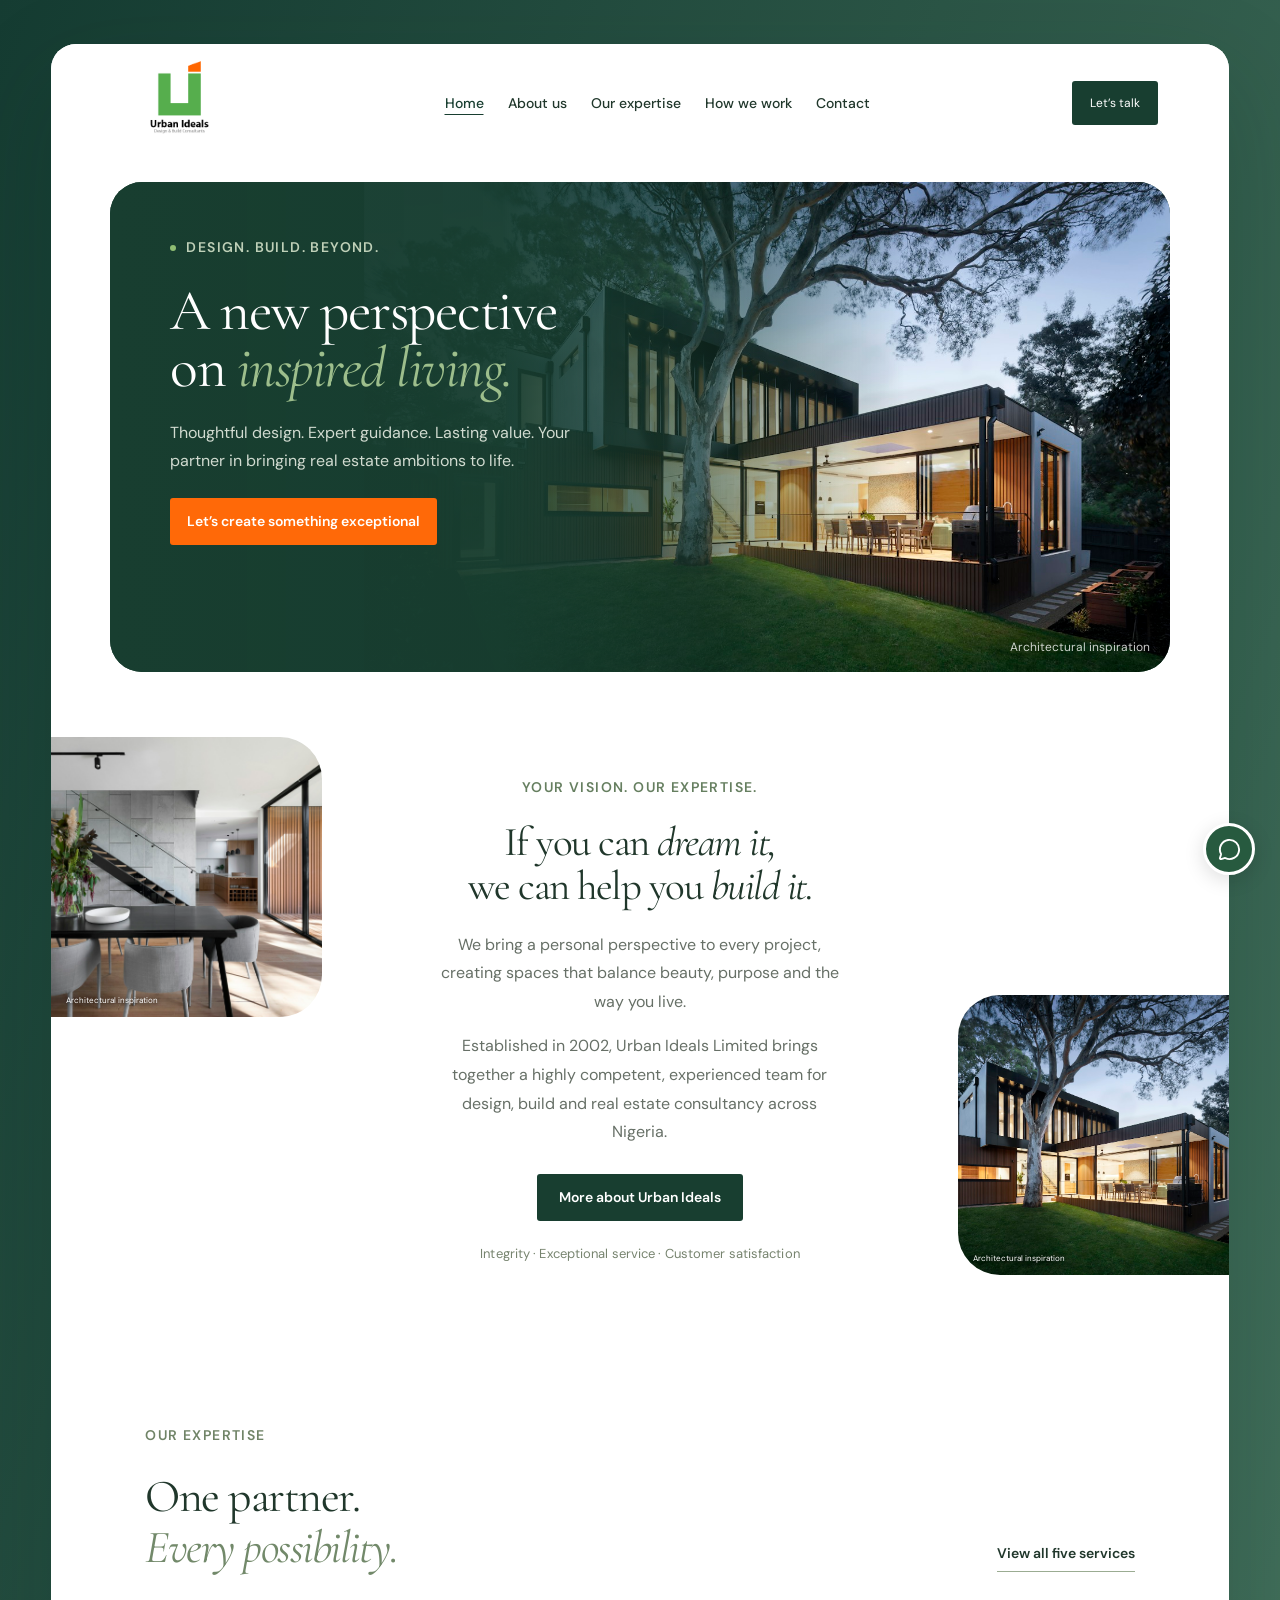
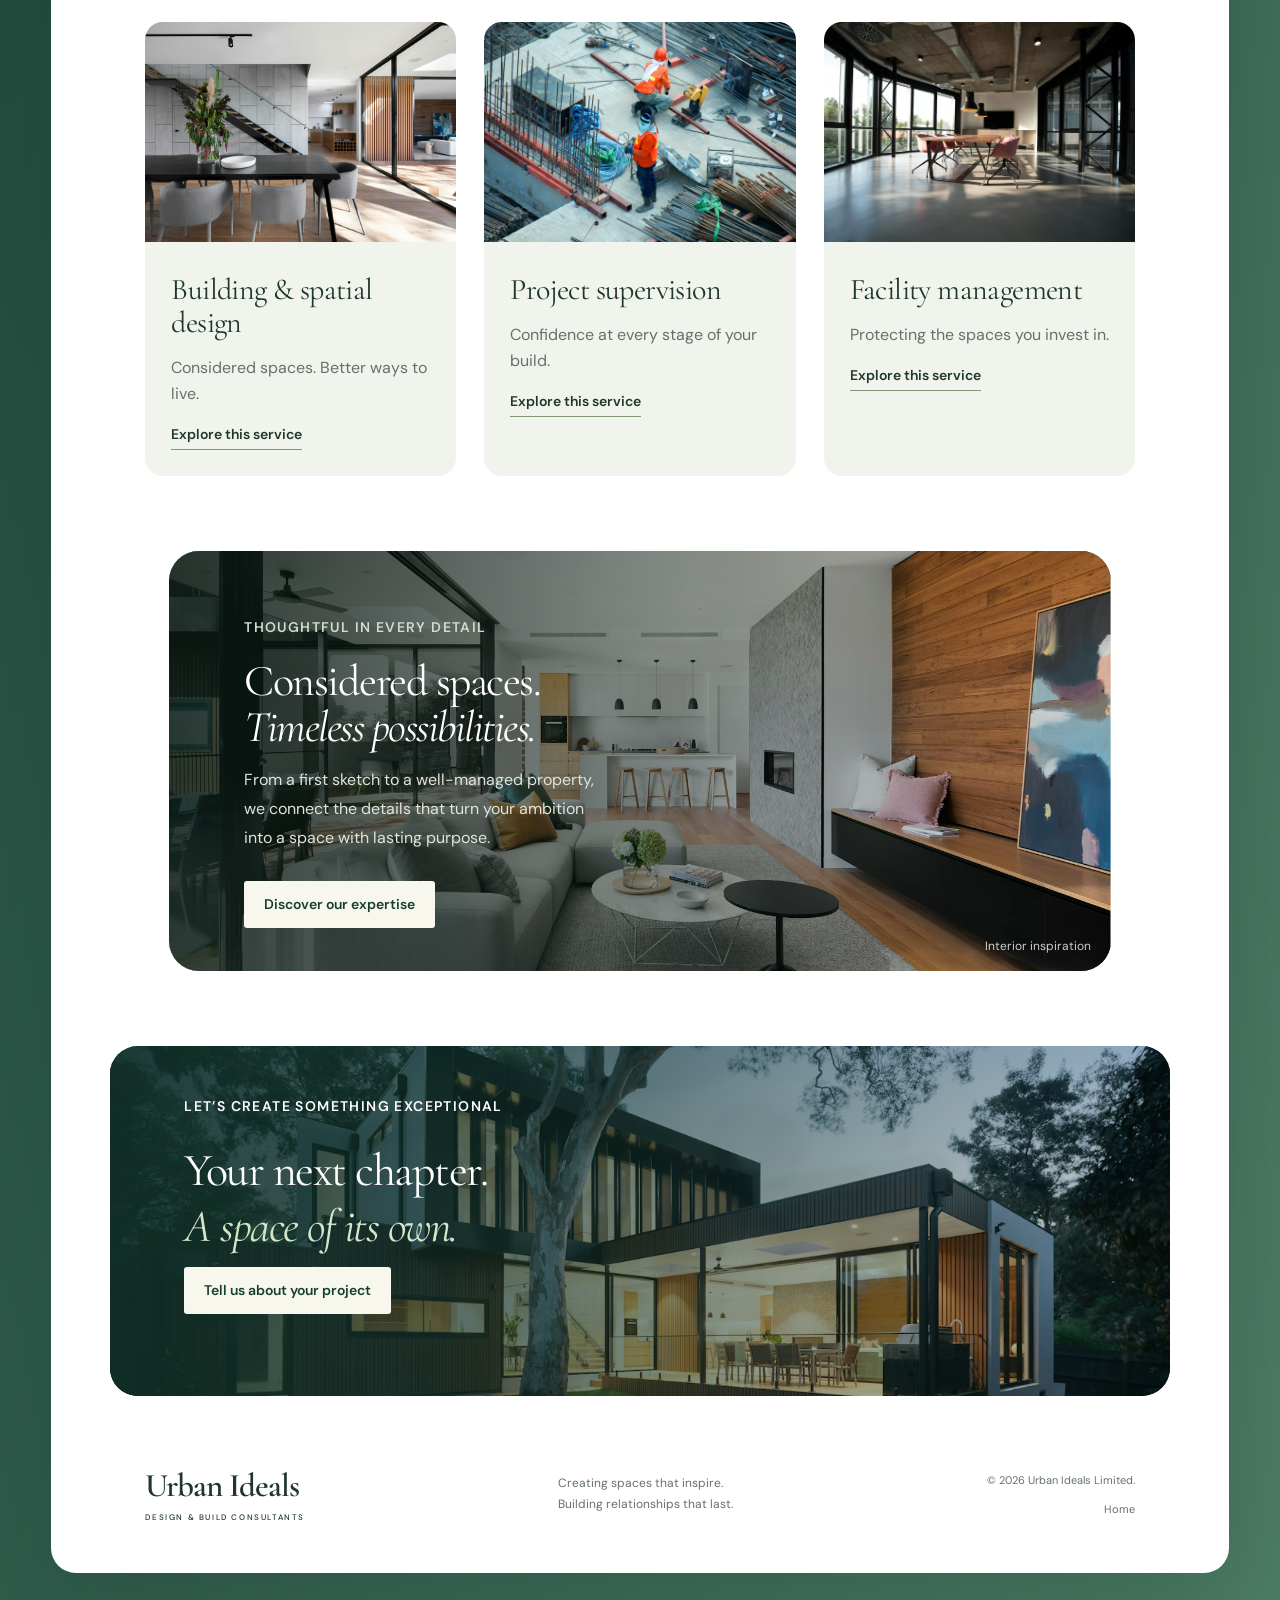
<file: index.html>
<!doctype html><html lang="en"><head><meta charset="UTF-8"><meta name="viewport" content="width=device-width,initial-scale=1"><meta name="description" content="Urban Ideals: design, building, property consultancy and exhibition booth design in Nigeria."><title>Spaces that inspire | Urban Ideals</title><link rel="icon" href="images/favicon.svg"><link rel="stylesheet" href="assets/style.css"><script src="assets/site.js" defer></script></head><body><link rel="preload" as="image" href="images/urban-ideals-logo.png"/><link rel="preload" as="image" href="images/house.jpg"/><link rel="preload" as="image" href="images/architecture.jpg"/><link rel="preload" as="image" href="images/kitchen.jpg"/><div class="site-shell"><header><a class="brand" href="index.html" aria-label="Urban Ideals home"><img src="images/urban-ideals-logo.png" alt="Urban Ideals Design &amp; Build Consultants"/></a><nav id="main-nav" aria-label="Main navigation" class=""><a href="index.html" aria-current="page">Home</a><a href="about.html">About us</a><a href="services.html">Our expertise</a><a href="about.html#approach">How we work</a><a href="contact.html">Contact</a></nav><a class="nav-cta" href="https://wa.me/2349055554617" target="_blank" rel="noopener noreferrer">Let’s talk </a><button class="menu" aria-label="Open menu" aria-expanded="false" aria-controls="main-nav"><svg xmlns="http://www.w3.org/2000/svg" width="24" height="24" viewBox="0 0 24 24" fill="none" stroke="currentColor" stroke-width="2" stroke-linecap="round" stroke-linejoin="round" class="lucide lucide-menu" aria-hidden="true"><path d="M4 5h16"></path><path d="M4 12h16"></path><path d="M4 19h16"></path></svg></button></header><main><section id="home" class="hero"><div class="hero-copy"><div class="eyebrow"><span></span> DESIGN. BUILD. BEYOND.</div><h1>A new perspective<br/> on <em>inspired living.</em></h1><p>Thoughtful design. Expert guidance. Lasting value.<br class="desktop"/> Your partner in bringing real estate ambitions to life.</p><a class="button orange" href="contact.html">Let’s create something exceptional </a><a class="text-link" href="services.html">Explore our expertise </a><div class="hero-bottom"><span>EST. 2002</span><span>ABUJA, NIGERIA <span class="dot">●</span></span></div></div><div class="hero-photo"><img src="images/house.jpg" alt="Contemporary residence with generous glazing and landscaped outdoor spaces"/><div class="image-caption"><span>DESIGNED AROUND LIFE</span><span>Purpose in every detail.</span></div><span class="photo-note">Architectural inspiration</span></div></section><section id="about" class="dream-section"><figure class="dream-image left"><img src="images/architecture.jpg" alt="Contemporary interior with natural materials and generous daylight"/><figcaption>Architectural inspiration</figcaption></figure><div class="dream-copy"><div class="eyebrow dark">YOUR VISION. OUR EXPERTISE.</div><h2>If you can <em>dream it,</em><br/>we can help you <em>build it.</em></h2><p>We bring a personal perspective to every project, creating spaces that balance beauty, purpose and the way you live.</p><p>Established in 2002, Urban Ideals Limited brings together a highly competent, experienced team for design, build and real estate consultancy across Nigeria.</p><a class="button green" href="about.html">More about Urban Ideals </a><div class="dream-values">Integrity · Exceptional service · Customer satisfaction</div></div><figure class="dream-image right"><img src="images/house.jpg" alt="Modern home framed by a landscaped garden"/><figcaption>Architectural inspiration</figcaption></figure></section><section class="section"><div class="section-heading"><div><div class="eyebrow dark">OUR EXPERTISE</div><h2>One partner.<br/><em>Every possibility.</em></h2></div><a href="services.html" class="inline-link">View all five services</a></div><div class="visual-services"><a class="service-card" href="building-spatial-design.html"><img src="images/architecture.jpg" alt="Building &amp; spatial design inspiration" loading="lazy"/><div><h3>Building &amp; spatial design</h3><p>Considered spaces. Better ways to live.</p><span>Explore this service</span></div></a><a class="service-card" href="project-supervision.html"><img src="images/construction.jpg" alt="Project supervision inspiration" loading="lazy"/><div><h3>Project supervision</h3><p>Confidence at every stage of your build.</p><span>Explore this service</span></div></a><a class="service-card" href="facility-management.html"><img src="images/commercial.jpg" alt="Facility management inspiration" loading="lazy"/><div><h3>Facility management</h3><p>Protecting the spaces you invest in.</p><span>Explore this service</span></div></a></div></section><section class="feature-banner"><img src="images/kitchen.jpg" alt="Thoughtfully finished contemporary interior"/><div><div class="eyebrow">THOUGHTFUL IN EVERY DETAIL</div><h2>Considered spaces.<br/><em>Timeless possibilities.</em></h2><p>From a first sketch to a well-managed property, we connect the details that turn your ambition into a space with lasting purpose.</p><a class="button light" href="services.html">Discover our expertise </a></div><span class="photo-note">Interior inspiration</span></section><section class="project-cta"><img src="images/house.jpg" alt="Contemporary residential architecture" loading="lazy"/><div><div class="eyebrow">LET’S CREATE SOMETHING EXCEPTIONAL</div><h2>Your next chapter.<br/><em>A space of its own.</em></h2><a class="button light" href="contact.html">Tell us about your project</a></div></section></main><footer><a class="footer-brand" href="index.html">Urban Ideals<span>DESIGN &amp; BUILD CONSULTANTS</span></a><p>Creating spaces that inspire.<br/>Building relationships that last.</p><div><span>© 2026 Urban Ideals Limited.</span><a href="index.html">Home</a></div></footer><a class="floating" href="https://wa.me/2349055554617" target="_blank" rel="noreferrer" aria-label="Chat with Urban Ideals on WhatsApp"><svg xmlns="http://www.w3.org/2000/svg" width="23" height="23" viewBox="0 0 24 24" fill="none" stroke="currentColor" stroke-width="2" stroke-linecap="round" stroke-linejoin="round" class="lucide lucide-message-circle" aria-hidden="true"><path d="M2.992 16.342a2 2 0 0 1 .094 1.167l-1.065 3.29a1 1 0 0 0 1.236 1.168l3.413-.998a2 2 0 0 1 1.099.092 10 10 0 1 0-4.777-4.719"></path></svg></a></div></body></html>
</file>
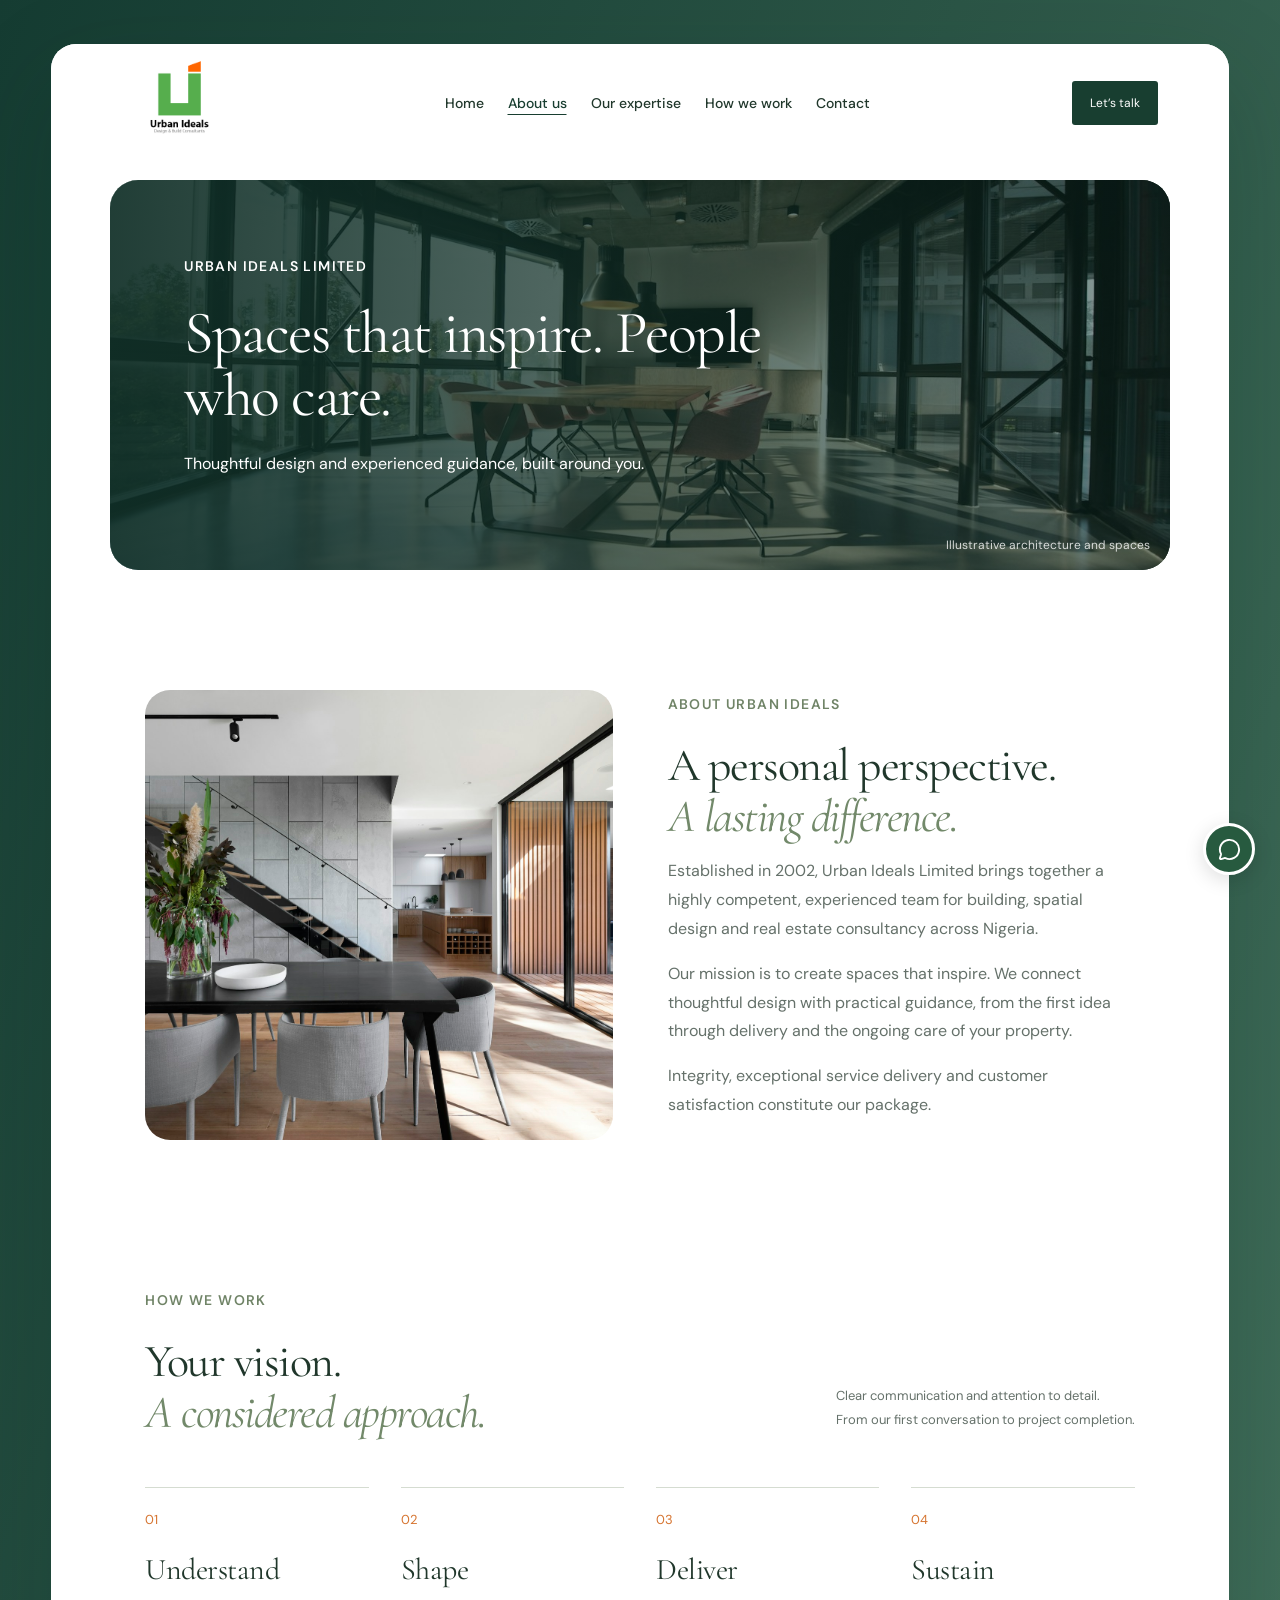
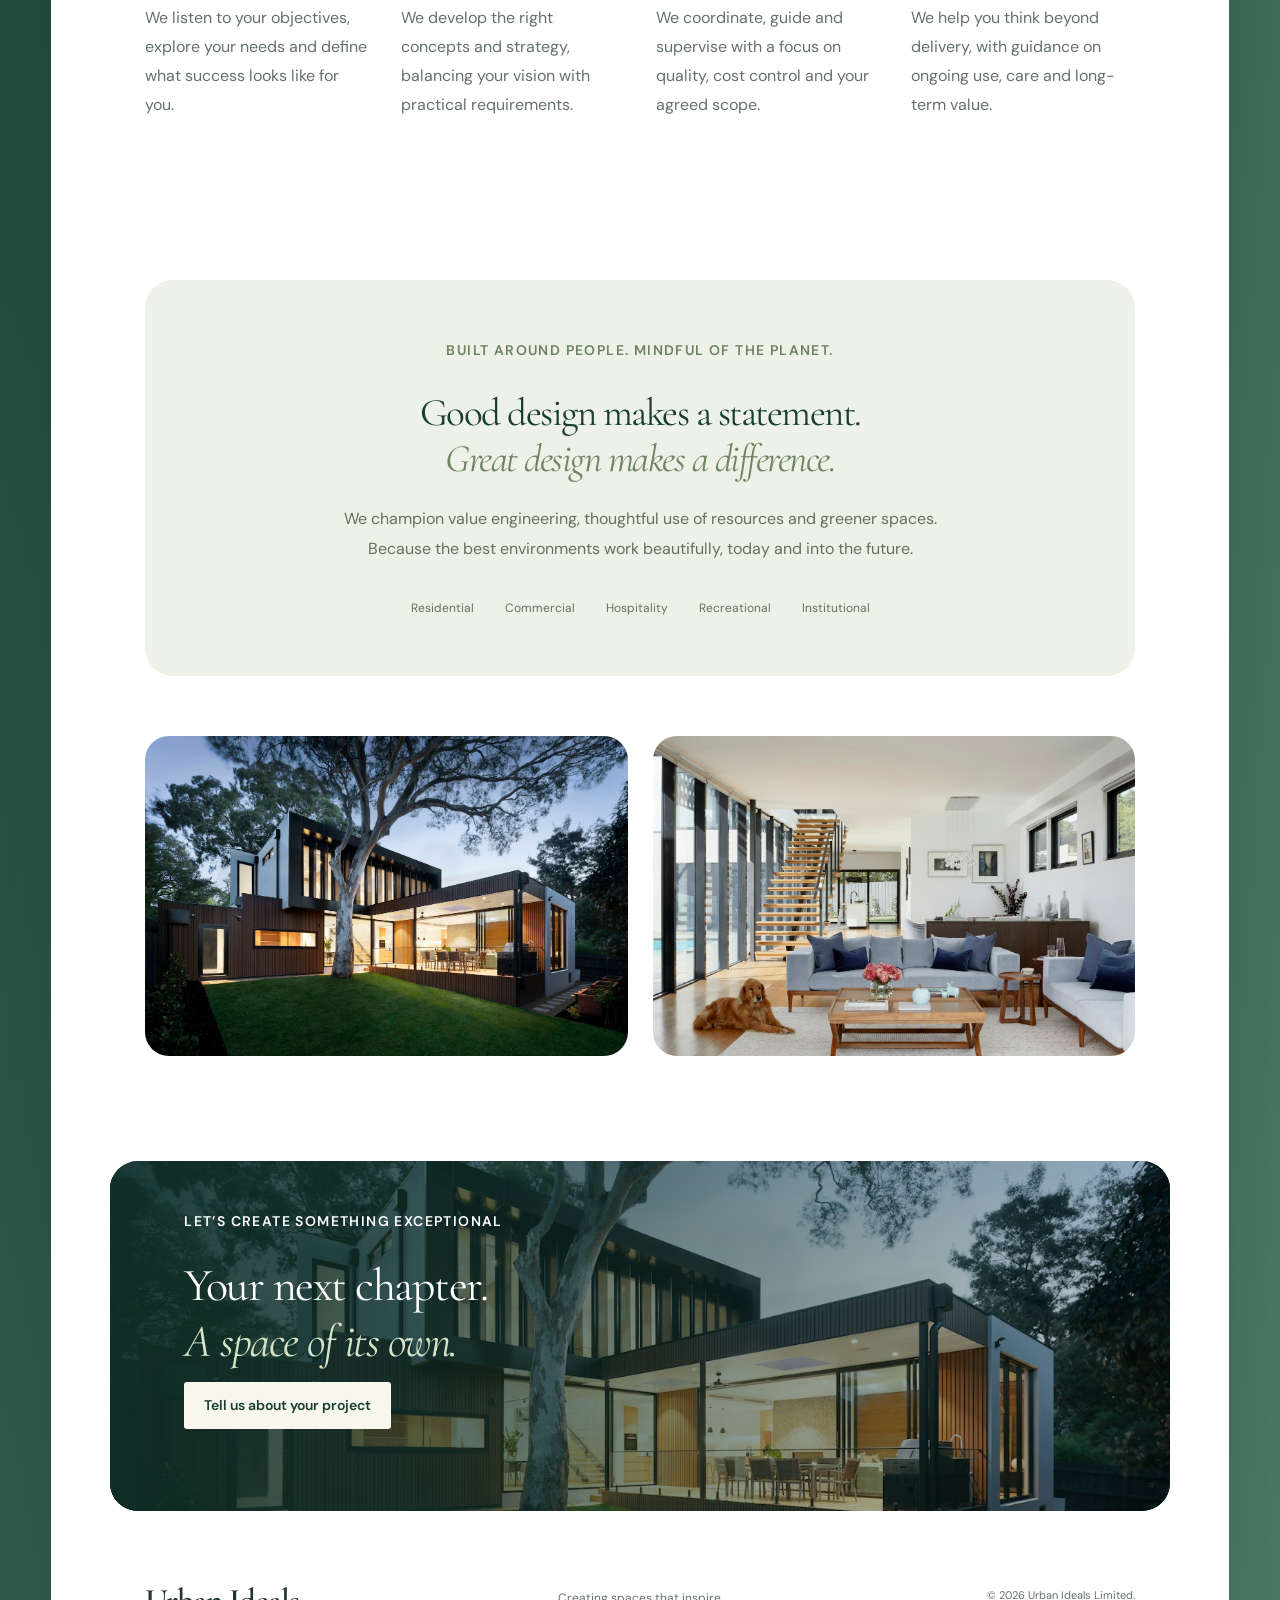
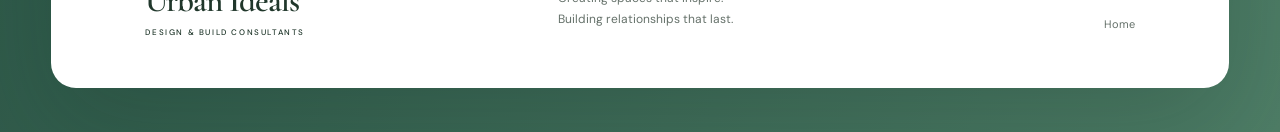
<file: about.html>
<!doctype html><html lang="en"><head><meta charset="UTF-8"><meta name="viewport" content="width=device-width,initial-scale=1"><meta name="description" content="Urban Ideals: design, building, property consultancy and exhibition booth design in Nigeria."><title>About us | Urban Ideals</title><link rel="icon" href="images/favicon.svg"><link rel="stylesheet" href="assets/style.css"><script src="assets/site.js" defer></script></head><body><link rel="preload" as="image" href="images/urban-ideals-logo.png"/><link rel="preload" as="image" href="images/commercial.jpg"/><link rel="preload" as="image" href="images/architecture.jpg"/><div class="site-shell"><header><a class="brand" href="index.html" aria-label="Urban Ideals home"><img src="images/urban-ideals-logo.png" alt="Urban Ideals Design &amp; Build Consultants"/></a><nav id="main-nav" aria-label="Main navigation" class=""><a href="index.html">Home</a><a href="about.html">About us</a><a href="services.html">Our expertise</a><a href="about.html#approach">How we work</a><a href="contact.html">Contact</a></nav><a class="nav-cta" href="https://wa.me/2349055554617" target="_blank" rel="noopener noreferrer">Let’s talk </a><button class="menu" aria-label="Open menu" aria-expanded="false" aria-controls="main-nav"><svg xmlns="http://www.w3.org/2000/svg" width="24" height="24" viewBox="0 0 24 24" fill="none" stroke="currentColor" stroke-width="2" stroke-linecap="round" stroke-linejoin="round" class="lucide lucide-menu" aria-hidden="true"><path d="M4 5h16"></path><path d="M4 12h16"></path><path d="M4 19h16"></path></svg></button></header><main><section class="page-hero"><img src="images/commercial.jpg" alt="Architectural inspiration"/><div><div class="eyebrow">URBAN IDEALS LIMITED</div><h1>Spaces that inspire. People who care.</h1><p>Thoughtful design and experienced guidance, built around you.</p></div><span class="photo-note">Illustrative architecture and spaces</span></section><section class="section image-story"><img src="images/architecture.jpg" alt="Considered architectural design"/><div><div class="eyebrow dark">ABOUT URBAN IDEALS</div><h2>A personal perspective.<br/><em>A lasting difference.</em></h2><p>Established in 2002, Urban Ideals Limited brings together a highly competent, experienced team for building, spatial design and real estate consultancy across Nigeria.</p><p>Our mission is to create spaces that inspire. We connect thoughtful design with practical guidance, from the first idea through delivery and the ongoing care of your property.</p><p>Integrity, exceptional service delivery and customer satisfaction constitute our package.</p></div></section><section id="approach" class="section approach"><div class="section-heading"><div><div class="eyebrow dark">HOW WE WORK</div><h2>Your vision.<br/><em>A considered approach.</em></h2></div><p>Clear communication and attention to detail.<br/>From our first conversation to project completion.</p></div><div class="steps"><article><span class="step-number">01</span><h3>Understand</h3><p>We listen to your objectives, explore your needs and define what success looks like for you.</p></article><article><span class="step-number">02</span><h3>Shape</h3><p>We develop the right concepts and strategy, balancing your vision with practical requirements.</p></article><article><span class="step-number">03</span><h3>Deliver</h3><p>We coordinate, guide and supervise with a focus on quality, cost control and your agreed scope.</p></article><article><span class="step-number">04</span><h3>Sustain</h3><p>We help you think beyond delivery, with guidance on ongoing use, care and long-term value.</p></article></div></section><section class="statement"><div class="eyebrow">BUILT AROUND PEOPLE. MINDFUL OF THE PLANET.</div><h2>Good design makes a statement.<br/><em>Great design makes a difference.</em></h2><p>We champion value engineering, thoughtful use of resources and greener spaces.<br/>Because the best environments work beautifully, today and into the future.</p><div class="sectors"><span>Residential</span><span>Commercial</span><span>Hospitality</span><span>Recreational</span><span>Institutional</span></div></section><section class="photo-pair"><img src="images/house.jpg" alt="Contemporary residence" loading="lazy"/><img src="images/interior.jpg" alt="Light-filled interior" loading="lazy"/></section><section class="project-cta"><img src="images/house.jpg" alt="Contemporary residential architecture" loading="lazy"/><div><div class="eyebrow">LET’S CREATE SOMETHING EXCEPTIONAL</div><h2>Your next chapter.<br/><em>A space of its own.</em></h2><a class="button light" href="contact.html">Tell us about your project</a></div></section></main><footer><a class="footer-brand" href="index.html">Urban Ideals<span>DESIGN &amp; BUILD CONSULTANTS</span></a><p>Creating spaces that inspire.<br/>Building relationships that last.</p><div><span>© 2026 Urban Ideals Limited.</span><a href="index.html">Home</a></div></footer><a class="floating" href="https://wa.me/2349055554617" target="_blank" rel="noreferrer" aria-label="Chat with Urban Ideals on WhatsApp"><svg xmlns="http://www.w3.org/2000/svg" width="23" height="23" viewBox="0 0 24 24" fill="none" stroke="currentColor" stroke-width="2" stroke-linecap="round" stroke-linejoin="round" class="lucide lucide-message-circle" aria-hidden="true"><path d="M2.992 16.342a2 2 0 0 1 .094 1.167l-1.065 3.29a1 1 0 0 0 1.236 1.168l3.413-.998a2 2 0 0 1 1.099.092 10 10 0 1 0-4.777-4.719"></path></svg></a></div></body></html>
</file>
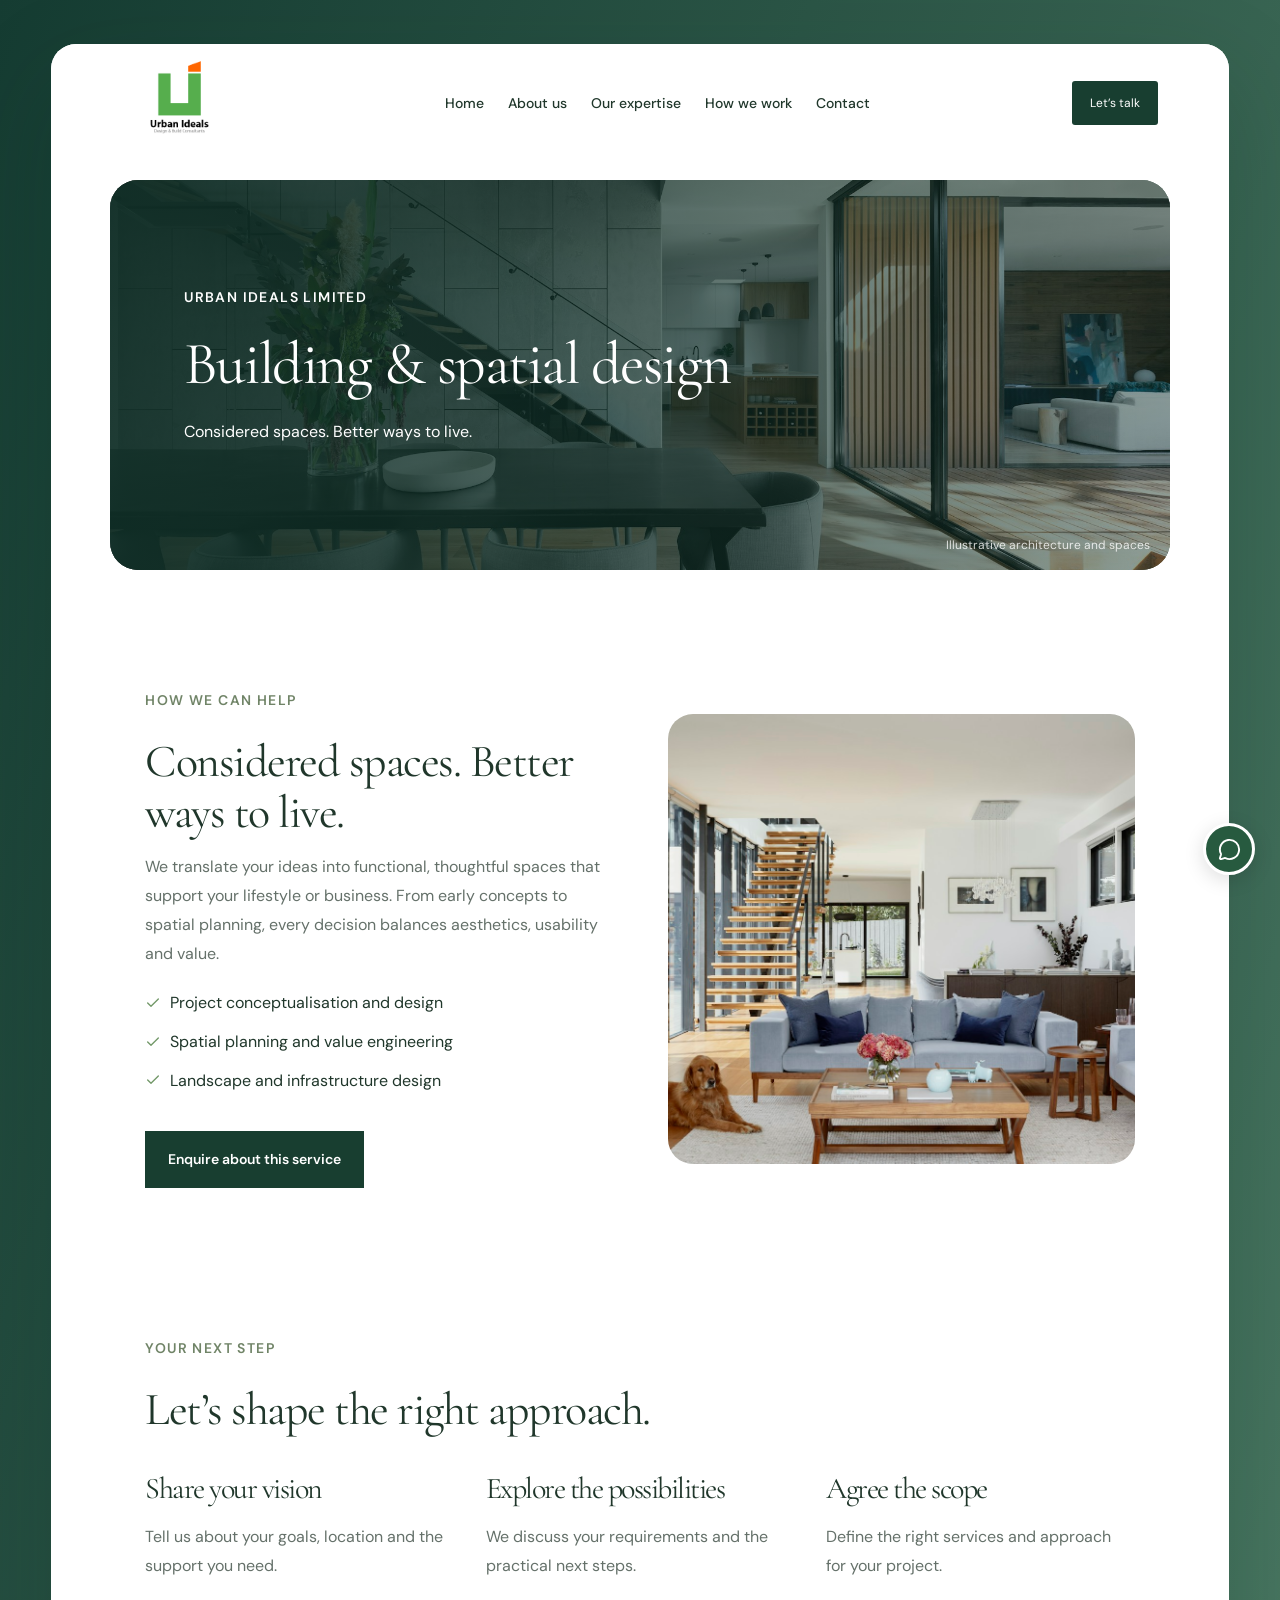
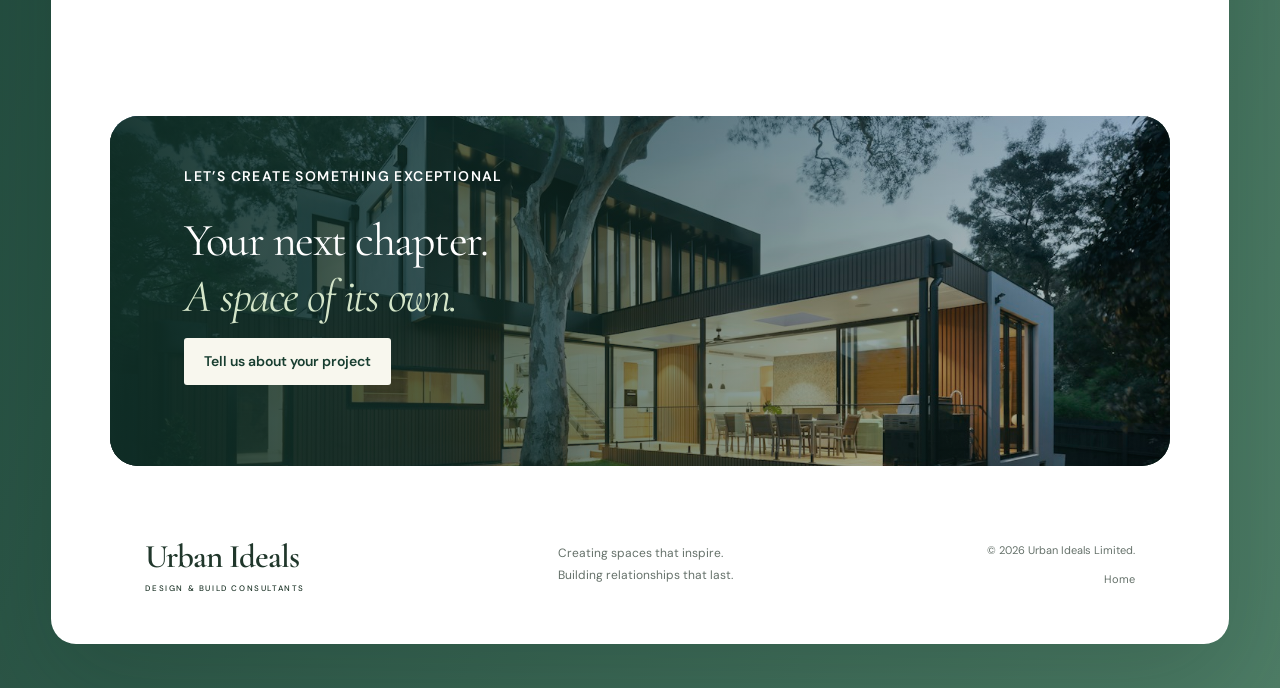
<file: building-spatial-design.html>
<!doctype html><html lang="en"><head><meta charset="UTF-8"><meta name="viewport" content="width=device-width,initial-scale=1"><meta name="description" content="Urban Ideals: design, building, property consultancy and exhibition booth design in Nigeria."><title>building spatial design | Urban Ideals</title><link rel="icon" href="images/favicon.svg"><link rel="stylesheet" href="assets/style.css"><script src="assets/site.js" defer></script></head><body><link rel="preload" as="image" href="images/urban-ideals-logo.png"/><link rel="preload" as="image" href="images/architecture.jpg"/><link rel="preload" as="image" href="images/interior.jpg"/><div class="site-shell"><header><a class="brand" href="index.html" aria-label="Urban Ideals home"><img src="images/urban-ideals-logo.png" alt="Urban Ideals Design &amp; Build Consultants"/></a><nav id="main-nav" aria-label="Main navigation" class=""><a href="index.html">Home</a><a href="about.html">About us</a><a href="services.html">Our expertise</a><a href="about.html#approach">How we work</a><a href="contact.html">Contact</a></nav><a class="nav-cta" href="https://wa.me/2349055554617" target="_blank" rel="noopener noreferrer">Let’s talk </a><button class="menu" aria-label="Open menu" aria-expanded="false" aria-controls="main-nav"><svg xmlns="http://www.w3.org/2000/svg" width="24" height="24" viewBox="0 0 24 24" fill="none" stroke="currentColor" stroke-width="2" stroke-linecap="round" stroke-linejoin="round" class="lucide lucide-menu" aria-hidden="true"><path d="M4 5h16"></path><path d="M4 12h16"></path><path d="M4 19h16"></path></svg></button></header><main><section class="page-hero"><img src="images/architecture.jpg" alt="Architectural inspiration"/><div><div class="eyebrow">URBAN IDEALS LIMITED</div><h1>Building &amp; spatial design</h1><p>Considered spaces. Better ways to live.</p></div><span class="photo-note">Illustrative architecture and spaces</span></section><section class="section image-story"><div><div class="eyebrow dark">HOW WE CAN HELP</div><h2>Considered spaces. Better ways to live.</h2><p>We translate your ideas into functional, thoughtful spaces that support your lifestyle or business. From early concepts to spatial planning, every decision balances aesthetics, usability and value.</p><ul><li><svg xmlns="http://www.w3.org/2000/svg" width="16" height="16" viewBox="0 0 24 24" fill="none" stroke="currentColor" stroke-width="2" stroke-linecap="round" stroke-linejoin="round" class="lucide lucide-check" aria-hidden="true"><path d="M20 6 9 17l-5-5"></path></svg>Project conceptualisation and design</li><li><svg xmlns="http://www.w3.org/2000/svg" width="16" height="16" viewBox="0 0 24 24" fill="none" stroke="currentColor" stroke-width="2" stroke-linecap="round" stroke-linejoin="round" class="lucide lucide-check" aria-hidden="true"><path d="M20 6 9 17l-5-5"></path></svg>Spatial planning and value engineering</li><li><svg xmlns="http://www.w3.org/2000/svg" width="16" height="16" viewBox="0 0 24 24" fill="none" stroke="currentColor" stroke-width="2" stroke-linecap="round" stroke-linejoin="round" class="lucide lucide-check" aria-hidden="true"><path d="M20 6 9 17l-5-5"></path></svg>Landscape and infrastructure design</li></ul><a class="button green service-enquire" href="contact.html?service=Building%20%26%20spatial%20design">Enquire about this service</a></div><img src="images/interior.jpg" alt="Illustrative interior and spatial design"/></section><section class="section"><div class="eyebrow dark">YOUR NEXT STEP</div><h2>Let’s shape the right approach.</h2><div class="next-steps"><article><h3>Share your vision</h3><p>Tell us about your goals, location and the support you need.</p></article><article><h3>Explore the possibilities</h3><p>We discuss your requirements and the practical next steps.</p></article><article><h3>Agree the scope</h3><p>Define the right services and approach for your project.</p></article></div></section><section class="project-cta"><img src="images/house.jpg" alt="Contemporary residential architecture" loading="lazy"/><div><div class="eyebrow">LET’S CREATE SOMETHING EXCEPTIONAL</div><h2>Your next chapter.<br/><em>A space of its own.</em></h2><a class="button light" href="contact.html">Tell us about your project</a></div></section></main><footer><a class="footer-brand" href="index.html">Urban Ideals<span>DESIGN &amp; BUILD CONSULTANTS</span></a><p>Creating spaces that inspire.<br/>Building relationships that last.</p><div><span>© 2026 Urban Ideals Limited.</span><a href="index.html">Home</a></div></footer><a class="floating" href="https://wa.me/2349055554617" target="_blank" rel="noreferrer" aria-label="Chat with Urban Ideals on WhatsApp"><svg xmlns="http://www.w3.org/2000/svg" width="23" height="23" viewBox="0 0 24 24" fill="none" stroke="currentColor" stroke-width="2" stroke-linecap="round" stroke-linejoin="round" class="lucide lucide-message-circle" aria-hidden="true"><path d="M2.992 16.342a2 2 0 0 1 .094 1.167l-1.065 3.29a1 1 0 0 0 1.236 1.168l3.413-.998a2 2 0 0 1 1.099.092 10 10 0 1 0-4.777-4.719"></path></svg></a></div></body></html>
</file>
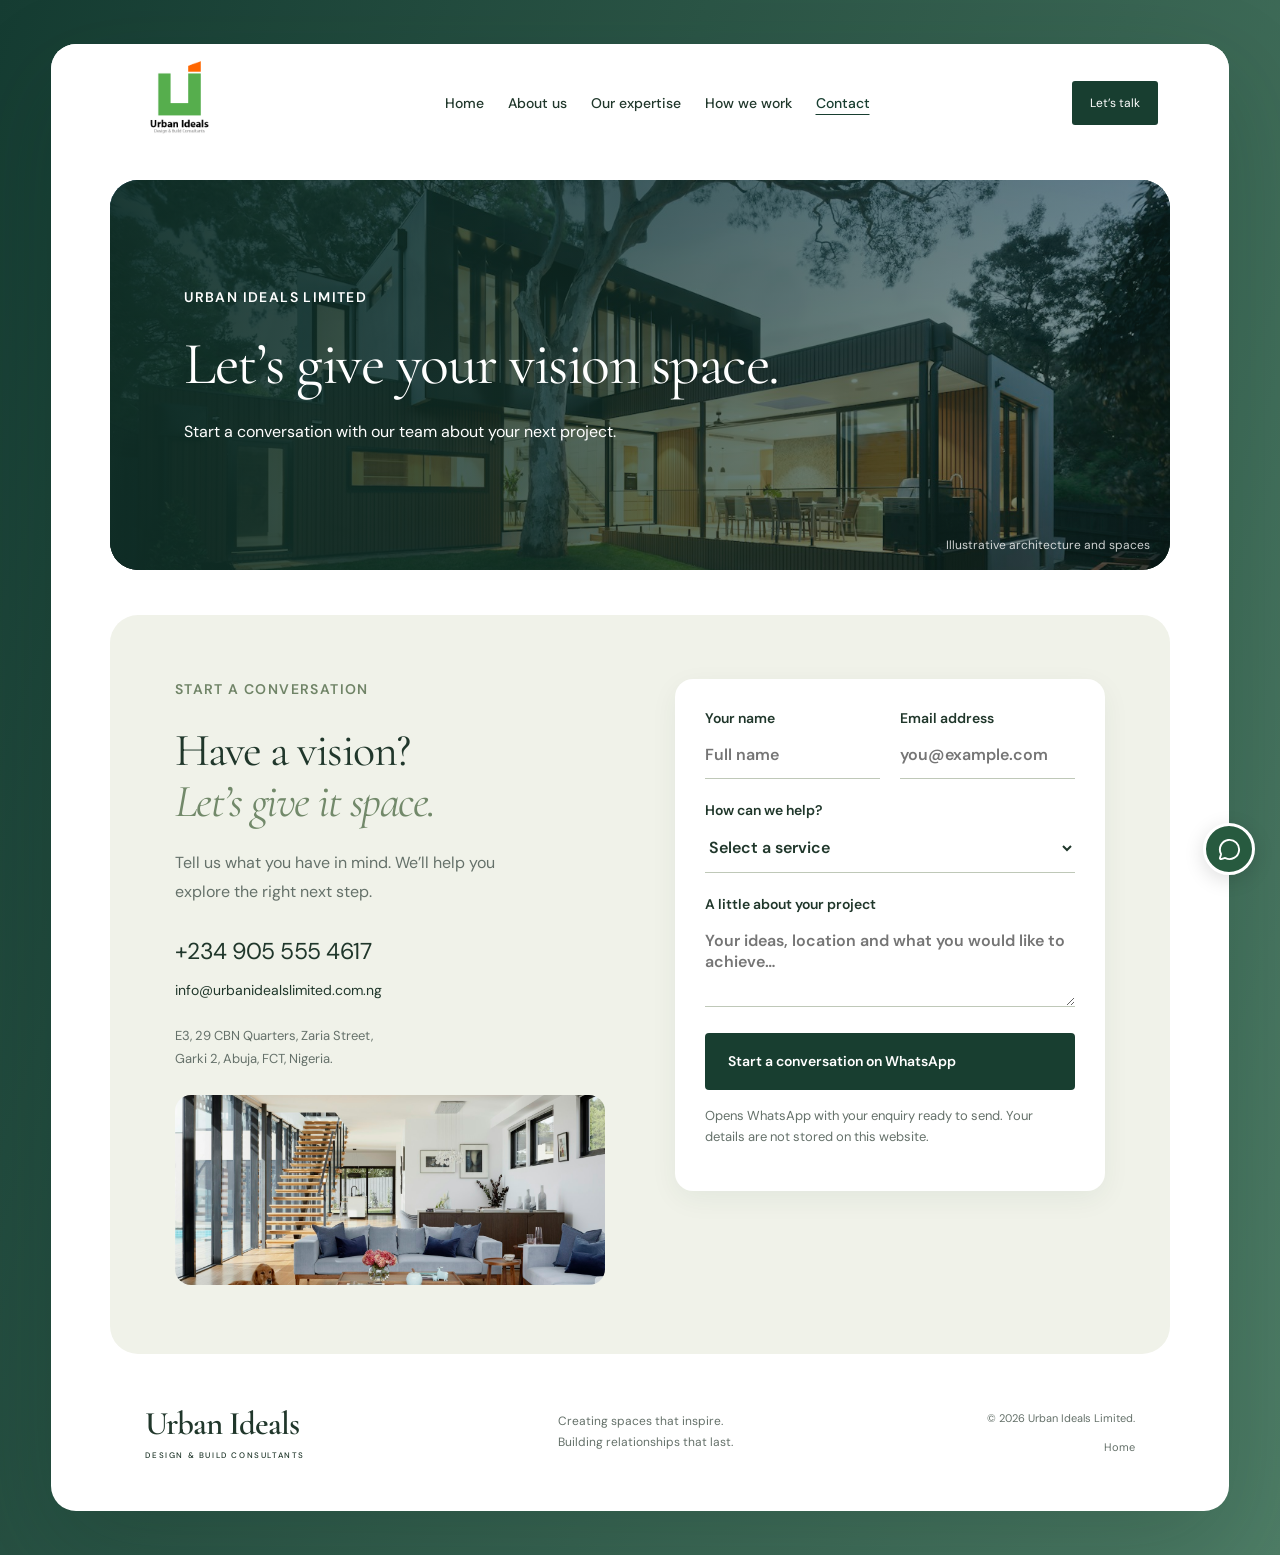
<file: contact.html>
<!doctype html><html lang="en"><head><meta charset="UTF-8"><meta name="viewport" content="width=device-width,initial-scale=1"><meta name="description" content="Urban Ideals: design, building, property consultancy and exhibition booth design in Nigeria."><title>Contact us | Urban Ideals</title><link rel="icon" href="images/favicon.svg"><link rel="stylesheet" href="assets/style.css"><script src="assets/site.js" defer></script></head><body><link rel="preload" as="image" href="images/urban-ideals-logo.png"/><link rel="preload" as="image" href="images/house.jpg"/><link rel="preload" as="image" href="images/interior.jpg"/><div class="site-shell"><header><a class="brand" href="index.html" aria-label="Urban Ideals home"><img src="images/urban-ideals-logo.png" alt="Urban Ideals Design &amp; Build Consultants"/></a><nav id="main-nav" aria-label="Main navigation" class=""><a href="index.html">Home</a><a href="about.html">About us</a><a href="services.html">Our expertise</a><a href="about.html#approach">How we work</a><a href="contact.html">Contact</a></nav><a class="nav-cta" href="https://wa.me/2349055554617" target="_blank" rel="noopener noreferrer">Let’s talk </a><button class="menu" aria-label="Open menu" aria-expanded="false" aria-controls="main-nav"><svg xmlns="http://www.w3.org/2000/svg" width="24" height="24" viewBox="0 0 24 24" fill="none" stroke="currentColor" stroke-width="2" stroke-linecap="round" stroke-linejoin="round" class="lucide lucide-menu" aria-hidden="true"><path d="M4 5h16"></path><path d="M4 12h16"></path><path d="M4 19h16"></path></svg></button></header><main><section class="page-hero"><img src="images/house.jpg" alt="Architectural inspiration"/><div><div class="eyebrow">URBAN IDEALS LIMITED</div><h1>Let’s give your vision space.</h1><p>Start a conversation with our team about your next project.</p></div><span class="photo-note">Illustrative architecture and spaces</span></section><section id="contact" class="contact section"><div><div class="eyebrow dark">START A CONVERSATION</div><h2>Have a vision?<br/><em>Let’s give it space.</em></h2><p>Tell us what you have in mind. We’ll help you<br class="desktop"/> explore the right next step.</p><a class="contact-phone" href="tel:+2349055554617">+234 905 555 4617 </a><a class="email" href="mailto:info@urbanidealslimited.com.ng">info@urbanidealslimited.com.ng</a><address>E3, 29 CBN Quarters, Zaria Street,<br/>Garki 2, Abuja, FCT, Nigeria.</address><img class="contact-image" src="images/interior.jpg" alt="Bright contemporary interior"/></div><form><div class="form-row"><label>Your name<input placeholder="Full name" required="" autoComplete="name" name="name"/></label><label>Email address<input type="email" placeholder="you@example.com" required="" autoComplete="email" name="email"/></label></div><label>How can we help?<select name="service" required=""><option value="" disabled="" selected="">Select a service</option><option>Building &amp; spatial design</option><option>Project supervision</option><option>Facility management</option><option>Mortgage advisory</option><option>Exhibition booth design</option><option>General enquiry</option></select></label><label>A little about your project<textarea name="message" placeholder="Your ideas, location and what you would like to achieve…" rows="3" required=""></textarea></label><button class="button green" type="submit">Start a conversation on WhatsApp </button><p class="form-note" role="status">Opens WhatsApp with your enquiry ready to send. Your details are not stored on this website.</p></form></section></main><footer><a class="footer-brand" href="index.html">Urban Ideals<span>DESIGN &amp; BUILD CONSULTANTS</span></a><p>Creating spaces that inspire.<br/>Building relationships that last.</p><div><span>© 2026 Urban Ideals Limited.</span><a href="index.html">Home</a></div></footer><a class="floating" href="https://wa.me/2349055554617" target="_blank" rel="noreferrer" aria-label="Chat with Urban Ideals on WhatsApp"><svg xmlns="http://www.w3.org/2000/svg" width="23" height="23" viewBox="0 0 24 24" fill="none" stroke="currentColor" stroke-width="2" stroke-linecap="round" stroke-linejoin="round" class="lucide lucide-message-circle" aria-hidden="true"><path d="M2.992 16.342a2 2 0 0 1 .094 1.167l-1.065 3.29a1 1 0 0 0 1.236 1.168l3.413-.998a2 2 0 0 1 1.099.092 10 10 0 1 0-4.777-4.719"></path></svg></a></div></body></html>
</file>
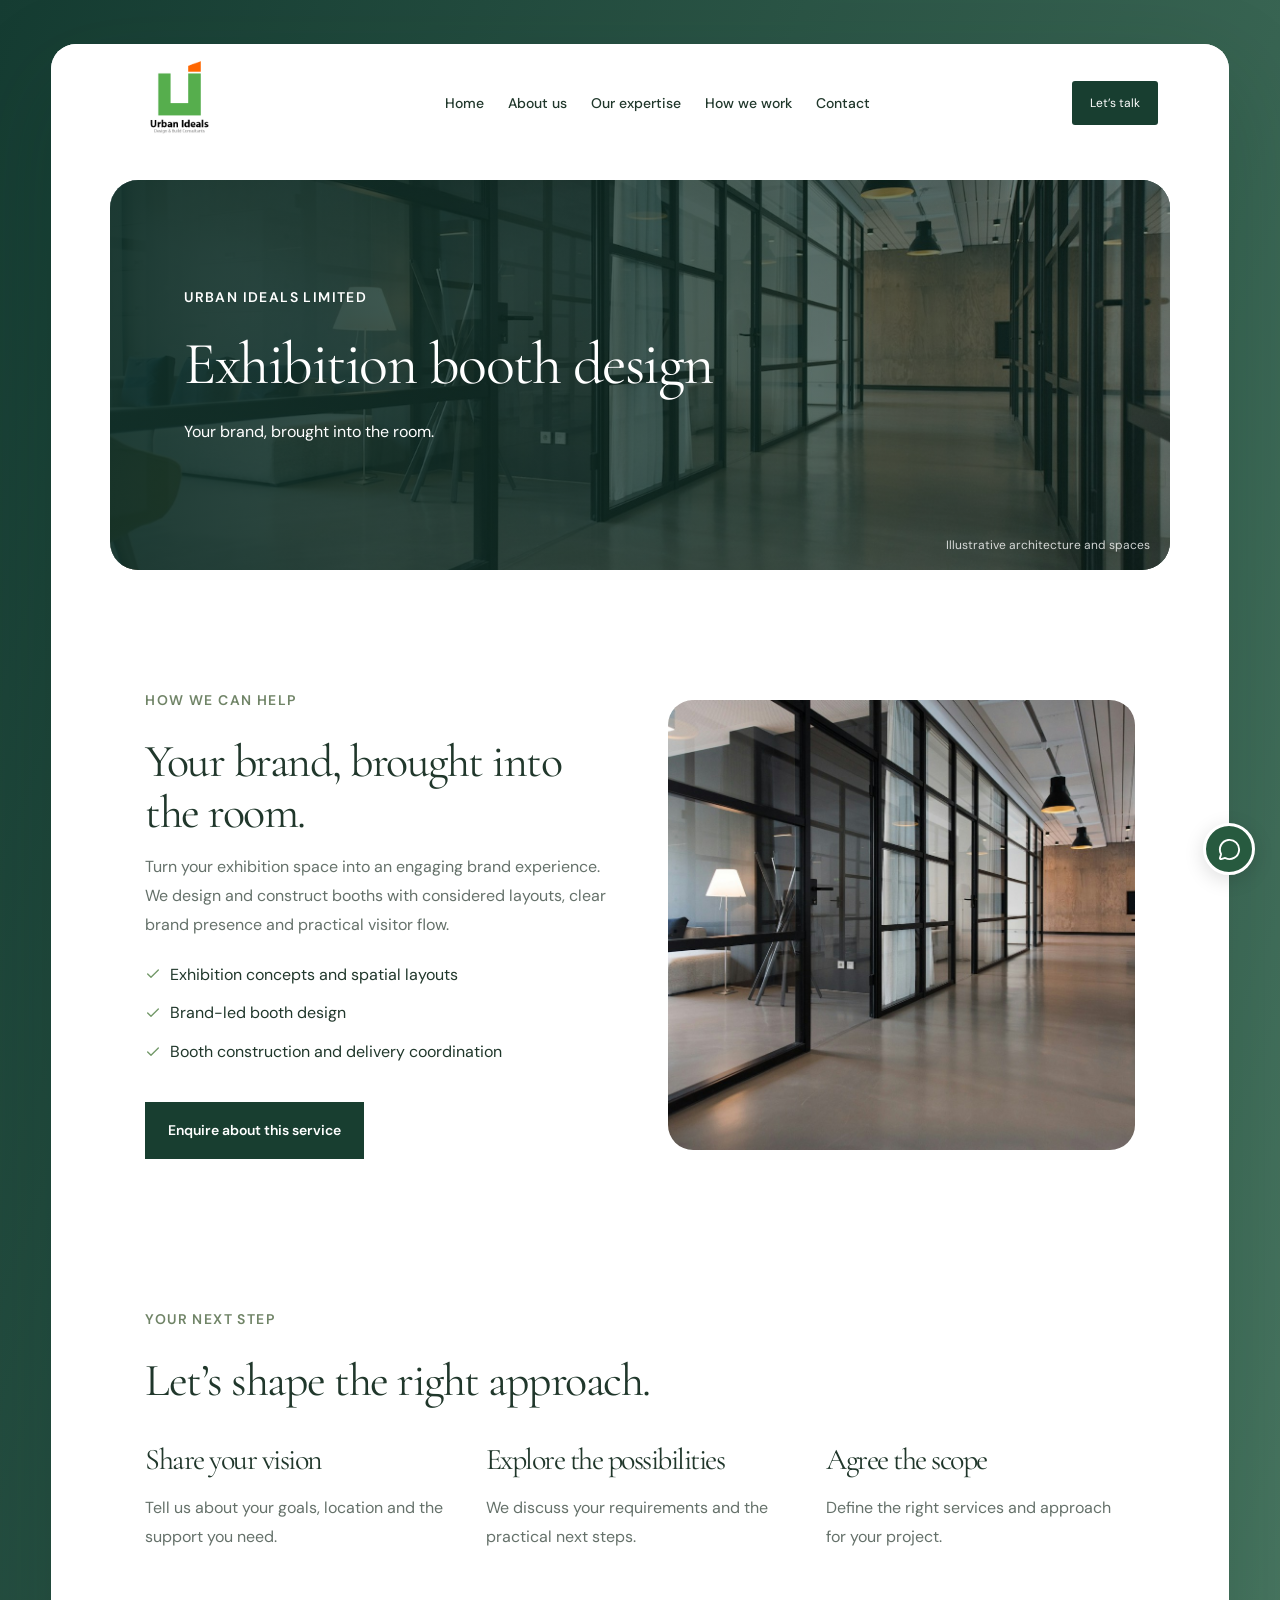
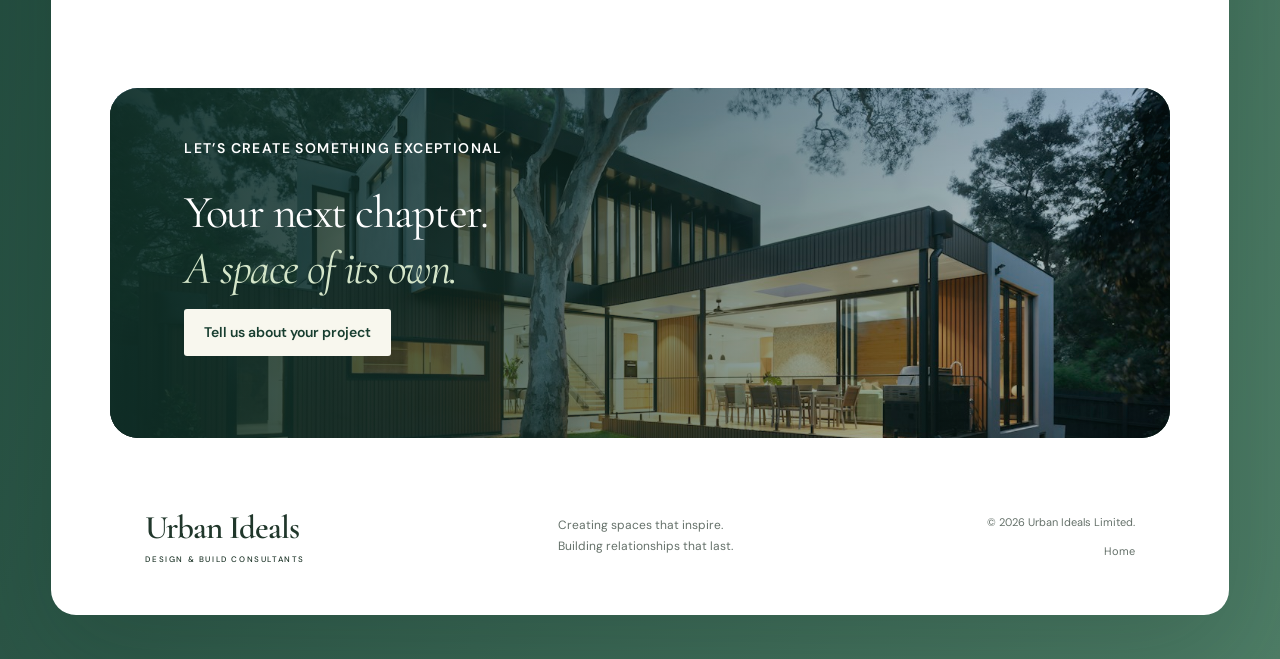
<file: exhibition-booth-design.html>
<!doctype html><html lang="en"><head><meta charset="UTF-8"><meta name="viewport" content="width=device-width,initial-scale=1"><meta name="description" content="Urban Ideals: design, building, property consultancy and exhibition booth design in Nigeria."><title>exhibition booth design | Urban Ideals</title><link rel="icon" href="images/favicon.svg"><link rel="stylesheet" href="assets/style.css"><script src="assets/site.js" defer></script></head><body><link rel="preload" as="image" href="images/urban-ideals-logo.png"/><link rel="preload" as="image" href="images/workspace.jpg"/><div class="site-shell"><header><a class="brand" href="index.html" aria-label="Urban Ideals home"><img src="images/urban-ideals-logo.png" alt="Urban Ideals Design &amp; Build Consultants"/></a><nav id="main-nav" aria-label="Main navigation" class=""><a href="index.html">Home</a><a href="about.html">About us</a><a href="services.html">Our expertise</a><a href="about.html#approach">How we work</a><a href="contact.html">Contact</a></nav><a class="nav-cta" href="https://wa.me/2349055554617" target="_blank" rel="noopener noreferrer">Let’s talk </a><button class="menu" aria-label="Open menu" aria-expanded="false" aria-controls="main-nav"><svg xmlns="http://www.w3.org/2000/svg" width="24" height="24" viewBox="0 0 24 24" fill="none" stroke="currentColor" stroke-width="2" stroke-linecap="round" stroke-linejoin="round" class="lucide lucide-menu" aria-hidden="true"><path d="M4 5h16"></path><path d="M4 12h16"></path><path d="M4 19h16"></path></svg></button></header><main><section class="page-hero"><img src="images/workspace.jpg" alt="Architectural inspiration"/><div><div class="eyebrow">URBAN IDEALS LIMITED</div><h1>Exhibition booth design</h1><p>Your brand, brought into the room.</p></div><span class="photo-note">Illustrative architecture and spaces</span></section><section class="section image-story"><div><div class="eyebrow dark">HOW WE CAN HELP</div><h2>Your brand, brought into the room.</h2><p>Turn your exhibition space into an engaging brand experience. We design and construct booths with considered layouts, clear brand presence and practical visitor flow.</p><ul><li><svg xmlns="http://www.w3.org/2000/svg" width="16" height="16" viewBox="0 0 24 24" fill="none" stroke="currentColor" stroke-width="2" stroke-linecap="round" stroke-linejoin="round" class="lucide lucide-check" aria-hidden="true"><path d="M20 6 9 17l-5-5"></path></svg>Exhibition concepts and spatial layouts</li><li><svg xmlns="http://www.w3.org/2000/svg" width="16" height="16" viewBox="0 0 24 24" fill="none" stroke="currentColor" stroke-width="2" stroke-linecap="round" stroke-linejoin="round" class="lucide lucide-check" aria-hidden="true"><path d="M20 6 9 17l-5-5"></path></svg>Brand-led booth design</li><li><svg xmlns="http://www.w3.org/2000/svg" width="16" height="16" viewBox="0 0 24 24" fill="none" stroke="currentColor" stroke-width="2" stroke-linecap="round" stroke-linejoin="round" class="lucide lucide-check" aria-hidden="true"><path d="M20 6 9 17l-5-5"></path></svg>Booth construction and delivery coordination</li></ul><a class="button green service-enquire" href="contact.html?service=Exhibition%20booth%20design">Enquire about this service</a></div><img src="images/workspace.jpg" alt="Illustrative interior and spatial design"/></section><section class="section"><div class="eyebrow dark">YOUR NEXT STEP</div><h2>Let’s shape the right approach.</h2><div class="next-steps"><article><h3>Share your vision</h3><p>Tell us about your goals, location and the support you need.</p></article><article><h3>Explore the possibilities</h3><p>We discuss your requirements and the practical next steps.</p></article><article><h3>Agree the scope</h3><p>Define the right services and approach for your project.</p></article></div></section><section class="project-cta"><img src="images/house.jpg" alt="Contemporary residential architecture" loading="lazy"/><div><div class="eyebrow">LET’S CREATE SOMETHING EXCEPTIONAL</div><h2>Your next chapter.<br/><em>A space of its own.</em></h2><a class="button light" href="contact.html">Tell us about your project</a></div></section></main><footer><a class="footer-brand" href="index.html">Urban Ideals<span>DESIGN &amp; BUILD CONSULTANTS</span></a><p>Creating spaces that inspire.<br/>Building relationships that last.</p><div><span>© 2026 Urban Ideals Limited.</span><a href="index.html">Home</a></div></footer><a class="floating" href="https://wa.me/2349055554617" target="_blank" rel="noreferrer" aria-label="Chat with Urban Ideals on WhatsApp"><svg xmlns="http://www.w3.org/2000/svg" width="23" height="23" viewBox="0 0 24 24" fill="none" stroke="currentColor" stroke-width="2" stroke-linecap="round" stroke-linejoin="round" class="lucide lucide-message-circle" aria-hidden="true"><path d="M2.992 16.342a2 2 0 0 1 .094 1.167l-1.065 3.29a1 1 0 0 0 1.236 1.168l3.413-.998a2 2 0 0 1 1.099.092 10 10 0 1 0-4.777-4.719"></path></svg></a></div></body></html>
</file>
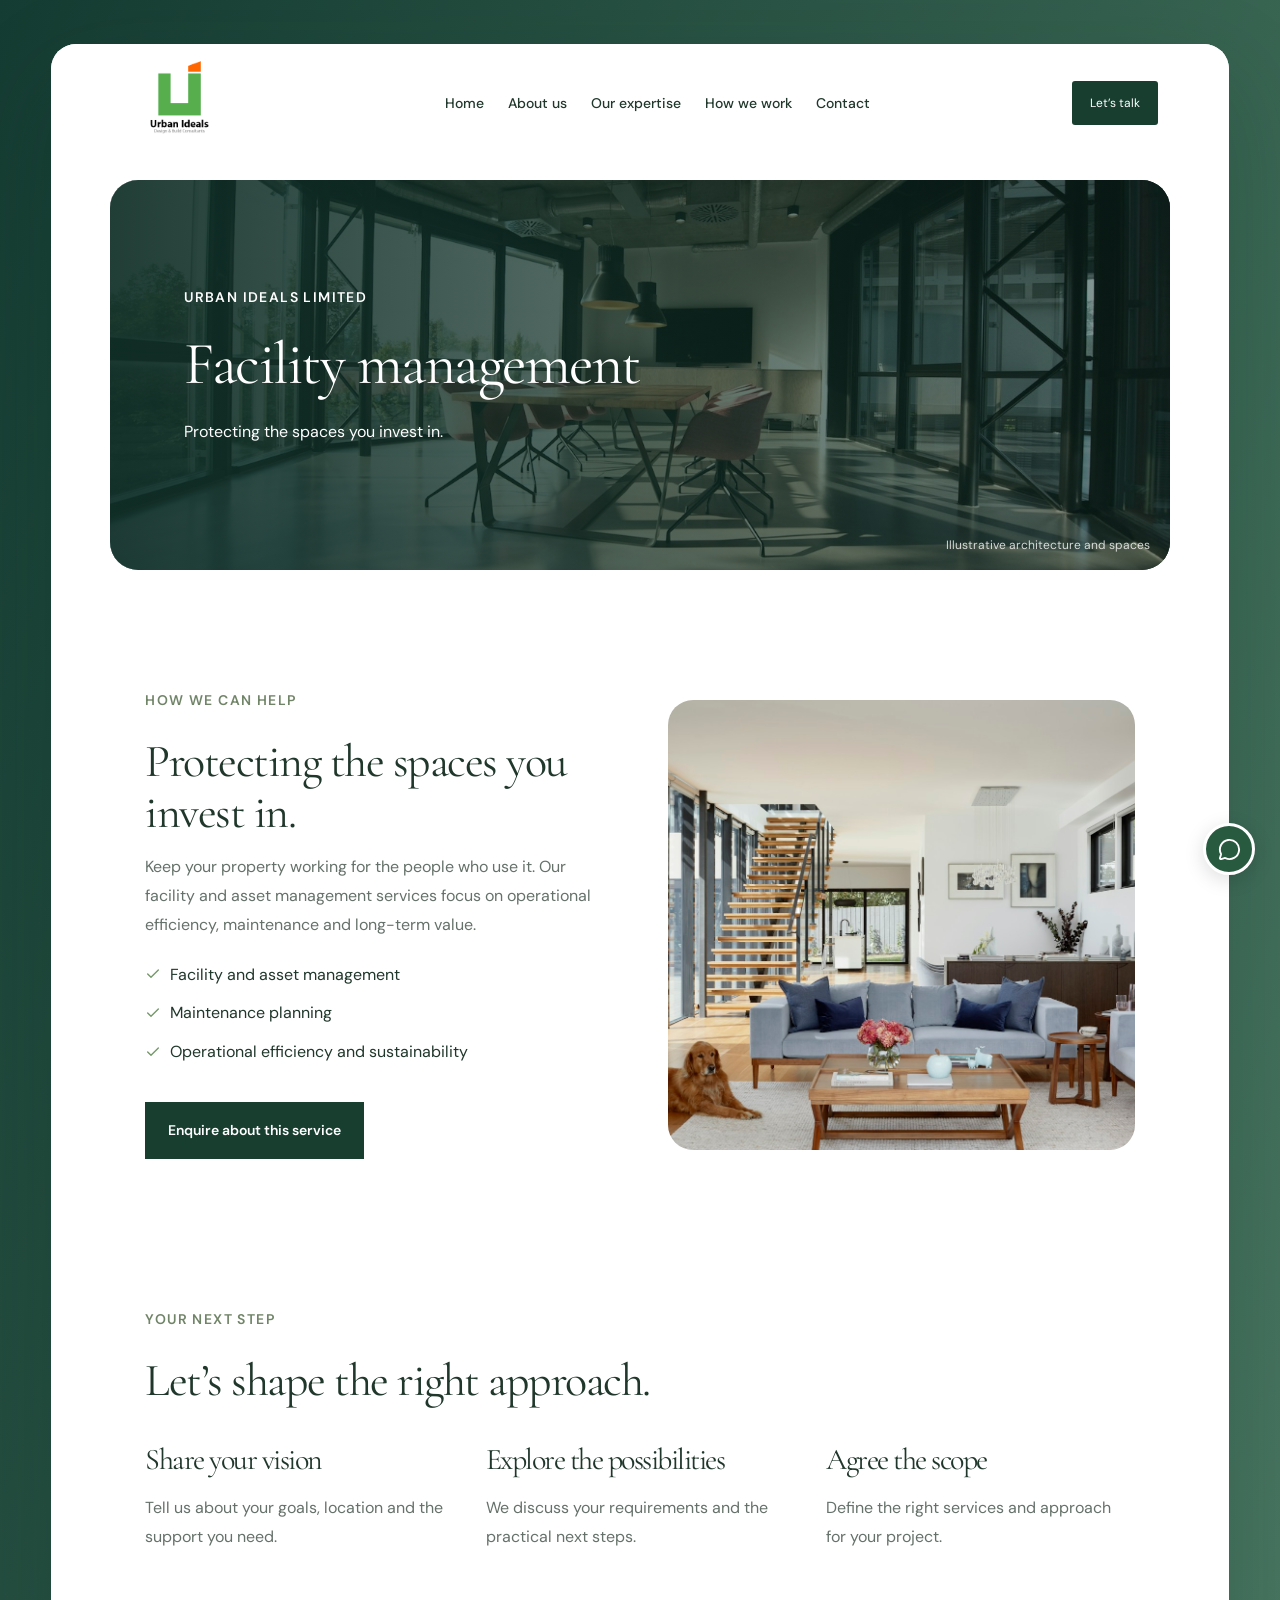
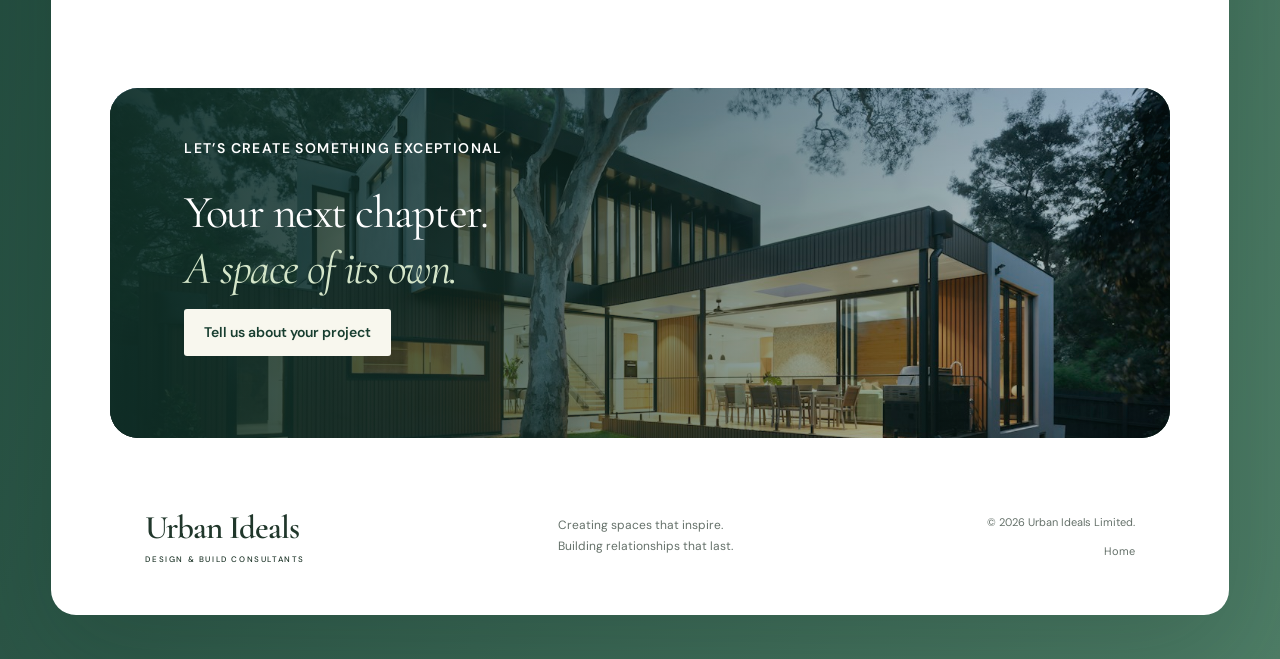
<file: facility-management.html>
<!doctype html><html lang="en"><head><meta charset="UTF-8"><meta name="viewport" content="width=device-width,initial-scale=1"><meta name="description" content="Urban Ideals: design, building, property consultancy and exhibition booth design in Nigeria."><title>facility management | Urban Ideals</title><link rel="icon" href="images/favicon.svg"><link rel="stylesheet" href="assets/style.css"><script src="assets/site.js" defer></script></head><body><link rel="preload" as="image" href="images/urban-ideals-logo.png"/><link rel="preload" as="image" href="images/commercial.jpg"/><link rel="preload" as="image" href="images/interior.jpg"/><div class="site-shell"><header><a class="brand" href="index.html" aria-label="Urban Ideals home"><img src="images/urban-ideals-logo.png" alt="Urban Ideals Design &amp; Build Consultants"/></a><nav id="main-nav" aria-label="Main navigation" class=""><a href="index.html">Home</a><a href="about.html">About us</a><a href="services.html">Our expertise</a><a href="about.html#approach">How we work</a><a href="contact.html">Contact</a></nav><a class="nav-cta" href="https://wa.me/2349055554617" target="_blank" rel="noopener noreferrer">Let’s talk </a><button class="menu" aria-label="Open menu" aria-expanded="false" aria-controls="main-nav"><svg xmlns="http://www.w3.org/2000/svg" width="24" height="24" viewBox="0 0 24 24" fill="none" stroke="currentColor" stroke-width="2" stroke-linecap="round" stroke-linejoin="round" class="lucide lucide-menu" aria-hidden="true"><path d="M4 5h16"></path><path d="M4 12h16"></path><path d="M4 19h16"></path></svg></button></header><main><section class="page-hero"><img src="images/commercial.jpg" alt="Architectural inspiration"/><div><div class="eyebrow">URBAN IDEALS LIMITED</div><h1>Facility management</h1><p>Protecting the spaces you invest in.</p></div><span class="photo-note">Illustrative architecture and spaces</span></section><section class="section image-story"><div><div class="eyebrow dark">HOW WE CAN HELP</div><h2>Protecting the spaces you invest in.</h2><p>Keep your property working for the people who use it. Our facility and asset management services focus on operational efficiency, maintenance and long-term value.</p><ul><li><svg xmlns="http://www.w3.org/2000/svg" width="16" height="16" viewBox="0 0 24 24" fill="none" stroke="currentColor" stroke-width="2" stroke-linecap="round" stroke-linejoin="round" class="lucide lucide-check" aria-hidden="true"><path d="M20 6 9 17l-5-5"></path></svg>Facility and asset management</li><li><svg xmlns="http://www.w3.org/2000/svg" width="16" height="16" viewBox="0 0 24 24" fill="none" stroke="currentColor" stroke-width="2" stroke-linecap="round" stroke-linejoin="round" class="lucide lucide-check" aria-hidden="true"><path d="M20 6 9 17l-5-5"></path></svg>Maintenance planning</li><li><svg xmlns="http://www.w3.org/2000/svg" width="16" height="16" viewBox="0 0 24 24" fill="none" stroke="currentColor" stroke-width="2" stroke-linecap="round" stroke-linejoin="round" class="lucide lucide-check" aria-hidden="true"><path d="M20 6 9 17l-5-5"></path></svg>Operational efficiency and sustainability</li></ul><a class="button green service-enquire" href="contact.html?service=Facility%20management">Enquire about this service</a></div><img src="images/interior.jpg" alt="Illustrative interior and spatial design"/></section><section class="section"><div class="eyebrow dark">YOUR NEXT STEP</div><h2>Let’s shape the right approach.</h2><div class="next-steps"><article><h3>Share your vision</h3><p>Tell us about your goals, location and the support you need.</p></article><article><h3>Explore the possibilities</h3><p>We discuss your requirements and the practical next steps.</p></article><article><h3>Agree the scope</h3><p>Define the right services and approach for your project.</p></article></div></section><section class="project-cta"><img src="images/house.jpg" alt="Contemporary residential architecture" loading="lazy"/><div><div class="eyebrow">LET’S CREATE SOMETHING EXCEPTIONAL</div><h2>Your next chapter.<br/><em>A space of its own.</em></h2><a class="button light" href="contact.html">Tell us about your project</a></div></section></main><footer><a class="footer-brand" href="index.html">Urban Ideals<span>DESIGN &amp; BUILD CONSULTANTS</span></a><p>Creating spaces that inspire.<br/>Building relationships that last.</p><div><span>© 2026 Urban Ideals Limited.</span><a href="index.html">Home</a></div></footer><a class="floating" href="https://wa.me/2349055554617" target="_blank" rel="noreferrer" aria-label="Chat with Urban Ideals on WhatsApp"><svg xmlns="http://www.w3.org/2000/svg" width="23" height="23" viewBox="0 0 24 24" fill="none" stroke="currentColor" stroke-width="2" stroke-linecap="round" stroke-linejoin="round" class="lucide lucide-message-circle" aria-hidden="true"><path d="M2.992 16.342a2 2 0 0 1 .094 1.167l-1.065 3.29a1 1 0 0 0 1.236 1.168l3.413-.998a2 2 0 0 1 1.099.092 10 10 0 1 0-4.777-4.719"></path></svg></a></div></body></html>
</file>
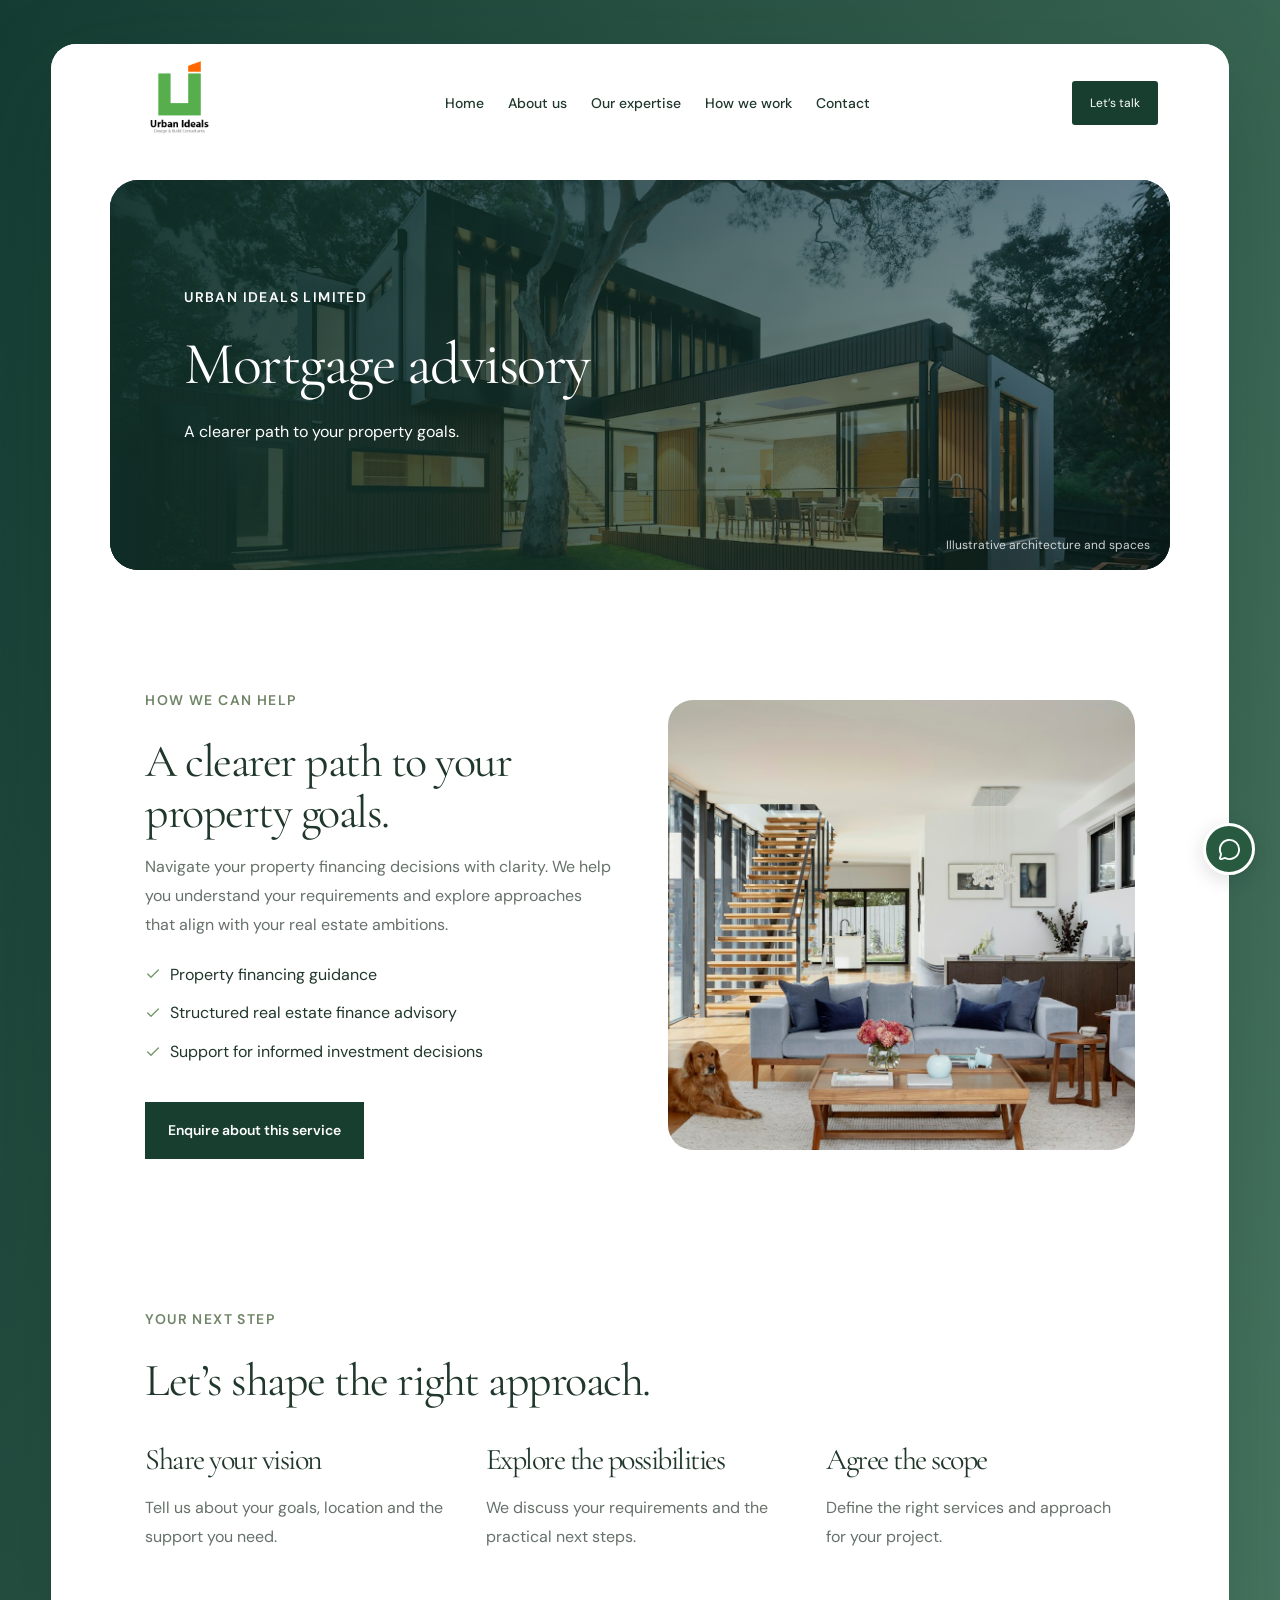
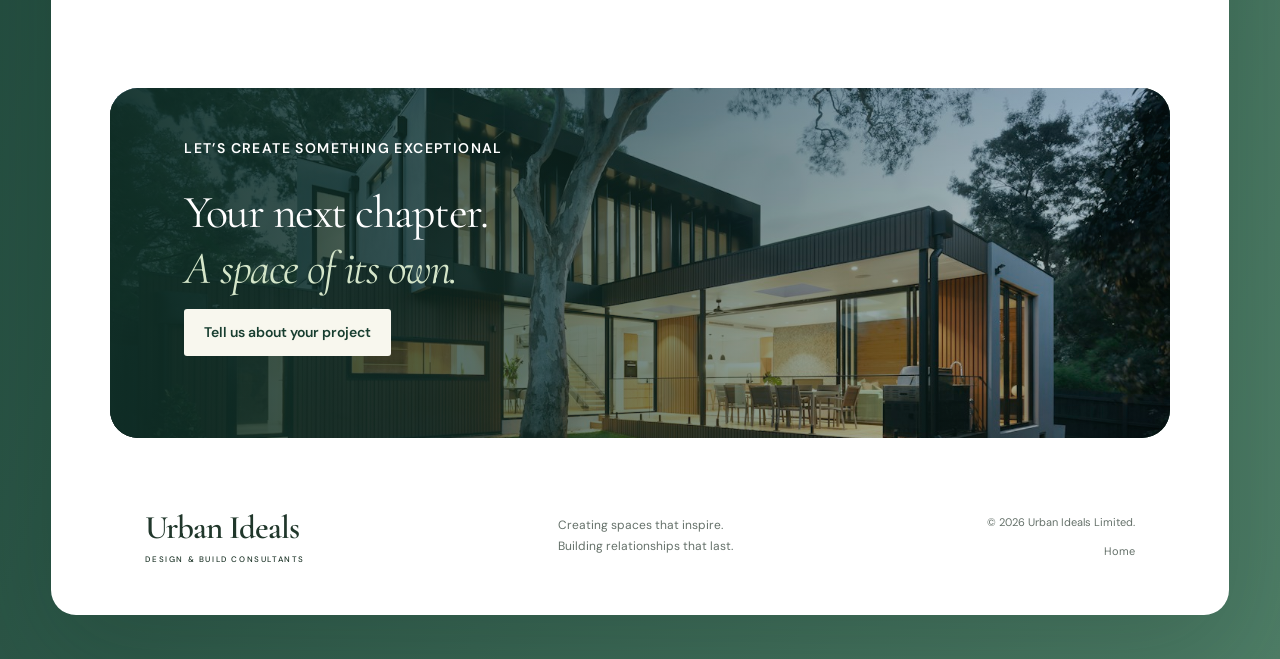
<file: mortgage-advisory.html>
<!doctype html><html lang="en"><head><meta charset="UTF-8"><meta name="viewport" content="width=device-width,initial-scale=1"><meta name="description" content="Urban Ideals: design, building, property consultancy and exhibition booth design in Nigeria."><title>mortgage advisory | Urban Ideals</title><link rel="icon" href="images/favicon.svg"><link rel="stylesheet" href="assets/style.css"><script src="assets/site.js" defer></script></head><body><link rel="preload" as="image" href="images/urban-ideals-logo.png"/><link rel="preload" as="image" href="images/house.jpg"/><link rel="preload" as="image" href="images/interior.jpg"/><div class="site-shell"><header><a class="brand" href="index.html" aria-label="Urban Ideals home"><img src="images/urban-ideals-logo.png" alt="Urban Ideals Design &amp; Build Consultants"/></a><nav id="main-nav" aria-label="Main navigation" class=""><a href="index.html">Home</a><a href="about.html">About us</a><a href="services.html">Our expertise</a><a href="about.html#approach">How we work</a><a href="contact.html">Contact</a></nav><a class="nav-cta" href="https://wa.me/2349055554617" target="_blank" rel="noopener noreferrer">Let’s talk </a><button class="menu" aria-label="Open menu" aria-expanded="false" aria-controls="main-nav"><svg xmlns="http://www.w3.org/2000/svg" width="24" height="24" viewBox="0 0 24 24" fill="none" stroke="currentColor" stroke-width="2" stroke-linecap="round" stroke-linejoin="round" class="lucide lucide-menu" aria-hidden="true"><path d="M4 5h16"></path><path d="M4 12h16"></path><path d="M4 19h16"></path></svg></button></header><main><section class="page-hero"><img src="images/house.jpg" alt="Architectural inspiration"/><div><div class="eyebrow">URBAN IDEALS LIMITED</div><h1>Mortgage advisory</h1><p>A clearer path to your property goals.</p></div><span class="photo-note">Illustrative architecture and spaces</span></section><section class="section image-story"><div><div class="eyebrow dark">HOW WE CAN HELP</div><h2>A clearer path to your property goals.</h2><p>Navigate your property financing decisions with clarity. We help you understand your requirements and explore approaches that align with your real estate ambitions.</p><ul><li><svg xmlns="http://www.w3.org/2000/svg" width="16" height="16" viewBox="0 0 24 24" fill="none" stroke="currentColor" stroke-width="2" stroke-linecap="round" stroke-linejoin="round" class="lucide lucide-check" aria-hidden="true"><path d="M20 6 9 17l-5-5"></path></svg>Property financing guidance</li><li><svg xmlns="http://www.w3.org/2000/svg" width="16" height="16" viewBox="0 0 24 24" fill="none" stroke="currentColor" stroke-width="2" stroke-linecap="round" stroke-linejoin="round" class="lucide lucide-check" aria-hidden="true"><path d="M20 6 9 17l-5-5"></path></svg>Structured real estate finance advisory</li><li><svg xmlns="http://www.w3.org/2000/svg" width="16" height="16" viewBox="0 0 24 24" fill="none" stroke="currentColor" stroke-width="2" stroke-linecap="round" stroke-linejoin="round" class="lucide lucide-check" aria-hidden="true"><path d="M20 6 9 17l-5-5"></path></svg>Support for informed investment decisions</li></ul><a class="button green service-enquire" href="contact.html?service=Mortgage%20advisory">Enquire about this service</a></div><img src="images/interior.jpg" alt="Illustrative interior and spatial design"/></section><section class="section"><div class="eyebrow dark">YOUR NEXT STEP</div><h2>Let’s shape the right approach.</h2><div class="next-steps"><article><h3>Share your vision</h3><p>Tell us about your goals, location and the support you need.</p></article><article><h3>Explore the possibilities</h3><p>We discuss your requirements and the practical next steps.</p></article><article><h3>Agree the scope</h3><p>Define the right services and approach for your project.</p></article></div></section><section class="project-cta"><img src="images/house.jpg" alt="Contemporary residential architecture" loading="lazy"/><div><div class="eyebrow">LET’S CREATE SOMETHING EXCEPTIONAL</div><h2>Your next chapter.<br/><em>A space of its own.</em></h2><a class="button light" href="contact.html">Tell us about your project</a></div></section></main><footer><a class="footer-brand" href="index.html">Urban Ideals<span>DESIGN &amp; BUILD CONSULTANTS</span></a><p>Creating spaces that inspire.<br/>Building relationships that last.</p><div><span>© 2026 Urban Ideals Limited.</span><a href="index.html">Home</a></div></footer><a class="floating" href="https://wa.me/2349055554617" target="_blank" rel="noreferrer" aria-label="Chat with Urban Ideals on WhatsApp"><svg xmlns="http://www.w3.org/2000/svg" width="23" height="23" viewBox="0 0 24 24" fill="none" stroke="currentColor" stroke-width="2" stroke-linecap="round" stroke-linejoin="round" class="lucide lucide-message-circle" aria-hidden="true"><path d="M2.992 16.342a2 2 0 0 1 .094 1.167l-1.065 3.29a1 1 0 0 0 1.236 1.168l3.413-.998a2 2 0 0 1 1.099.092 10 10 0 1 0-4.777-4.719"></path></svg></a></div></body></html>
</file>
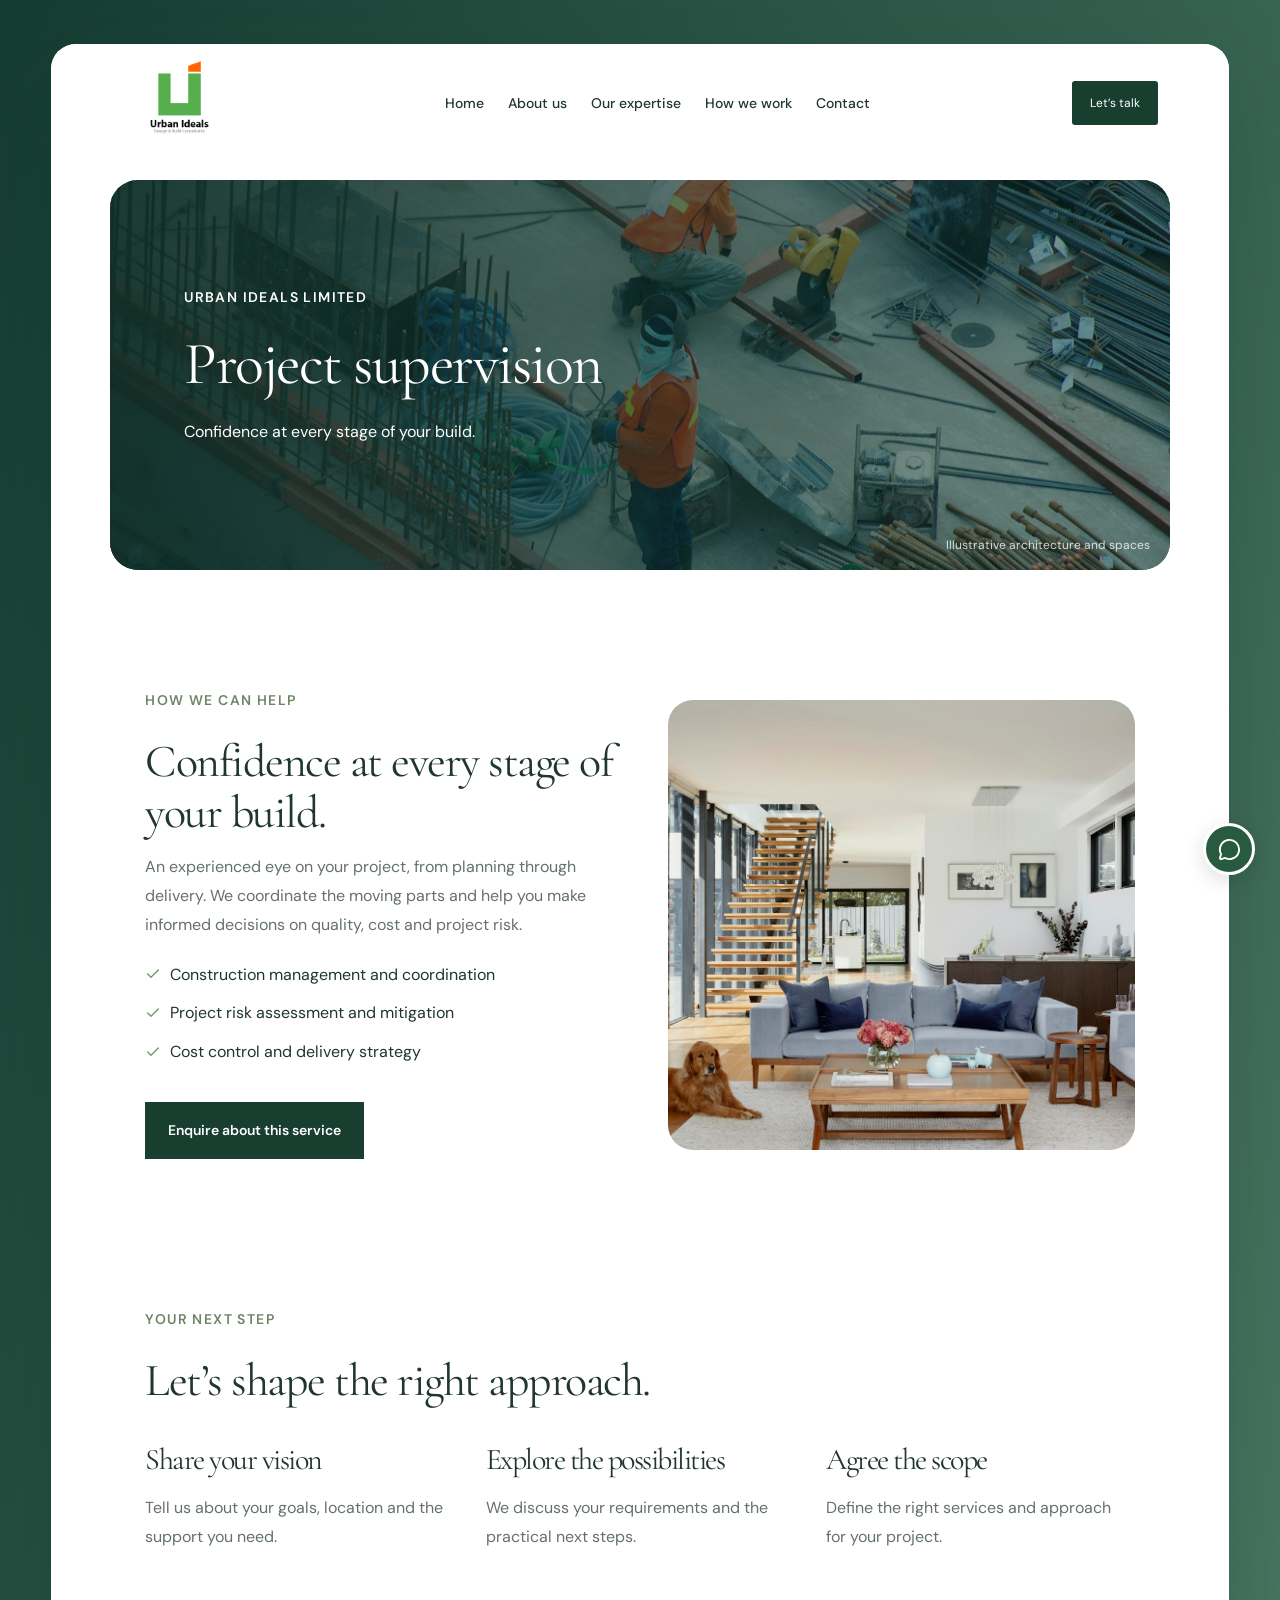
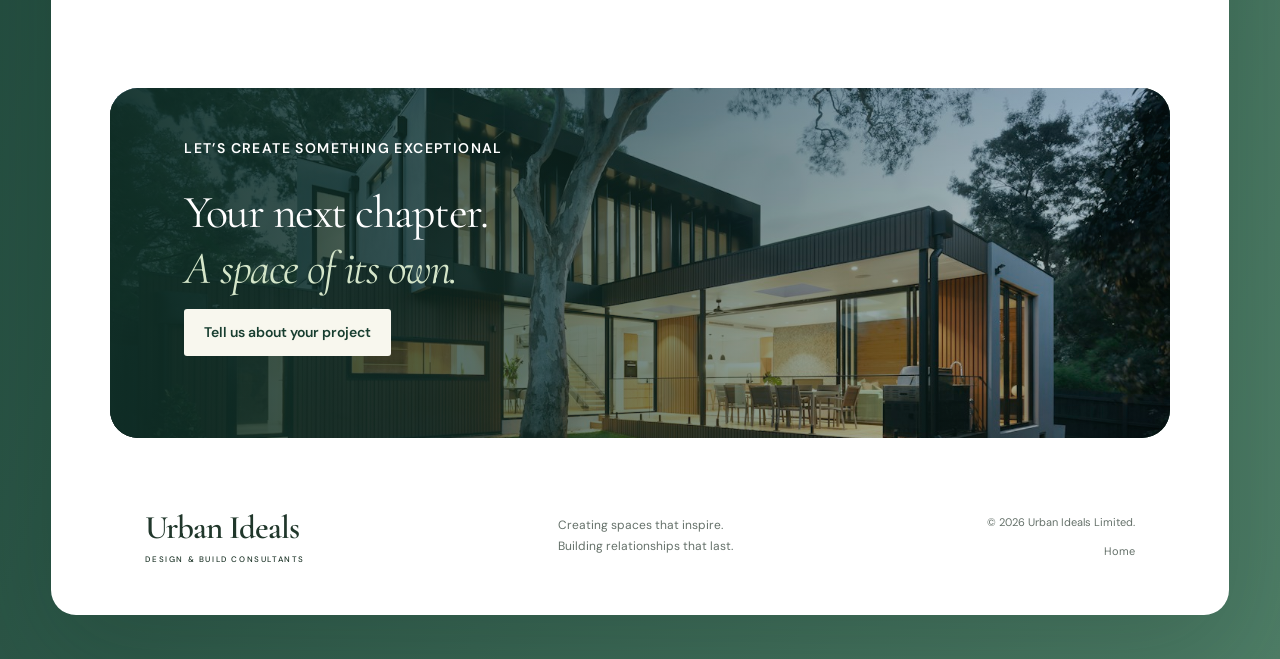
<file: project-supervision.html>
<!doctype html><html lang="en"><head><meta charset="UTF-8"><meta name="viewport" content="width=device-width,initial-scale=1"><meta name="description" content="Urban Ideals: design, building, property consultancy and exhibition booth design in Nigeria."><title>project supervision | Urban Ideals</title><link rel="icon" href="images/favicon.svg"><link rel="stylesheet" href="assets/style.css"><script src="assets/site.js" defer></script></head><body><link rel="preload" as="image" href="images/urban-ideals-logo.png"/><link rel="preload" as="image" href="images/construction.jpg"/><link rel="preload" as="image" href="images/interior.jpg"/><div class="site-shell"><header><a class="brand" href="index.html" aria-label="Urban Ideals home"><img src="images/urban-ideals-logo.png" alt="Urban Ideals Design &amp; Build Consultants"/></a><nav id="main-nav" aria-label="Main navigation" class=""><a href="index.html">Home</a><a href="about.html">About us</a><a href="services.html">Our expertise</a><a href="about.html#approach">How we work</a><a href="contact.html">Contact</a></nav><a class="nav-cta" href="https://wa.me/2349055554617" target="_blank" rel="noopener noreferrer">Let’s talk </a><button class="menu" aria-label="Open menu" aria-expanded="false" aria-controls="main-nav"><svg xmlns="http://www.w3.org/2000/svg" width="24" height="24" viewBox="0 0 24 24" fill="none" stroke="currentColor" stroke-width="2" stroke-linecap="round" stroke-linejoin="round" class="lucide lucide-menu" aria-hidden="true"><path d="M4 5h16"></path><path d="M4 12h16"></path><path d="M4 19h16"></path></svg></button></header><main><section class="page-hero"><img src="images/construction.jpg" alt="Architectural inspiration"/><div><div class="eyebrow">URBAN IDEALS LIMITED</div><h1>Project supervision</h1><p>Confidence at every stage of your build.</p></div><span class="photo-note">Illustrative architecture and spaces</span></section><section class="section image-story"><div><div class="eyebrow dark">HOW WE CAN HELP</div><h2>Confidence at every stage of your build.</h2><p>An experienced eye on your project, from planning through delivery. We coordinate the moving parts and help you make informed decisions on quality, cost and project risk.</p><ul><li><svg xmlns="http://www.w3.org/2000/svg" width="16" height="16" viewBox="0 0 24 24" fill="none" stroke="currentColor" stroke-width="2" stroke-linecap="round" stroke-linejoin="round" class="lucide lucide-check" aria-hidden="true"><path d="M20 6 9 17l-5-5"></path></svg>Construction management and coordination</li><li><svg xmlns="http://www.w3.org/2000/svg" width="16" height="16" viewBox="0 0 24 24" fill="none" stroke="currentColor" stroke-width="2" stroke-linecap="round" stroke-linejoin="round" class="lucide lucide-check" aria-hidden="true"><path d="M20 6 9 17l-5-5"></path></svg>Project risk assessment and mitigation</li><li><svg xmlns="http://www.w3.org/2000/svg" width="16" height="16" viewBox="0 0 24 24" fill="none" stroke="currentColor" stroke-width="2" stroke-linecap="round" stroke-linejoin="round" class="lucide lucide-check" aria-hidden="true"><path d="M20 6 9 17l-5-5"></path></svg>Cost control and delivery strategy</li></ul><a class="button green service-enquire" href="contact.html?service=Project%20supervision">Enquire about this service</a></div><img src="images/interior.jpg" alt="Illustrative interior and spatial design"/></section><section class="section"><div class="eyebrow dark">YOUR NEXT STEP</div><h2>Let’s shape the right approach.</h2><div class="next-steps"><article><h3>Share your vision</h3><p>Tell us about your goals, location and the support you need.</p></article><article><h3>Explore the possibilities</h3><p>We discuss your requirements and the practical next steps.</p></article><article><h3>Agree the scope</h3><p>Define the right services and approach for your project.</p></article></div></section><section class="project-cta"><img src="images/house.jpg" alt="Contemporary residential architecture" loading="lazy"/><div><div class="eyebrow">LET’S CREATE SOMETHING EXCEPTIONAL</div><h2>Your next chapter.<br/><em>A space of its own.</em></h2><a class="button light" href="contact.html">Tell us about your project</a></div></section></main><footer><a class="footer-brand" href="index.html">Urban Ideals<span>DESIGN &amp; BUILD CONSULTANTS</span></a><p>Creating spaces that inspire.<br/>Building relationships that last.</p><div><span>© 2026 Urban Ideals Limited.</span><a href="index.html">Home</a></div></footer><a class="floating" href="https://wa.me/2349055554617" target="_blank" rel="noreferrer" aria-label="Chat with Urban Ideals on WhatsApp"><svg xmlns="http://www.w3.org/2000/svg" width="23" height="23" viewBox="0 0 24 24" fill="none" stroke="currentColor" stroke-width="2" stroke-linecap="round" stroke-linejoin="round" class="lucide lucide-message-circle" aria-hidden="true"><path d="M2.992 16.342a2 2 0 0 1 .094 1.167l-1.065 3.29a1 1 0 0 0 1.236 1.168l3.413-.998a2 2 0 0 1 1.099.092 10 10 0 1 0-4.777-4.719"></path></svg></a></div></body></html>
</file>
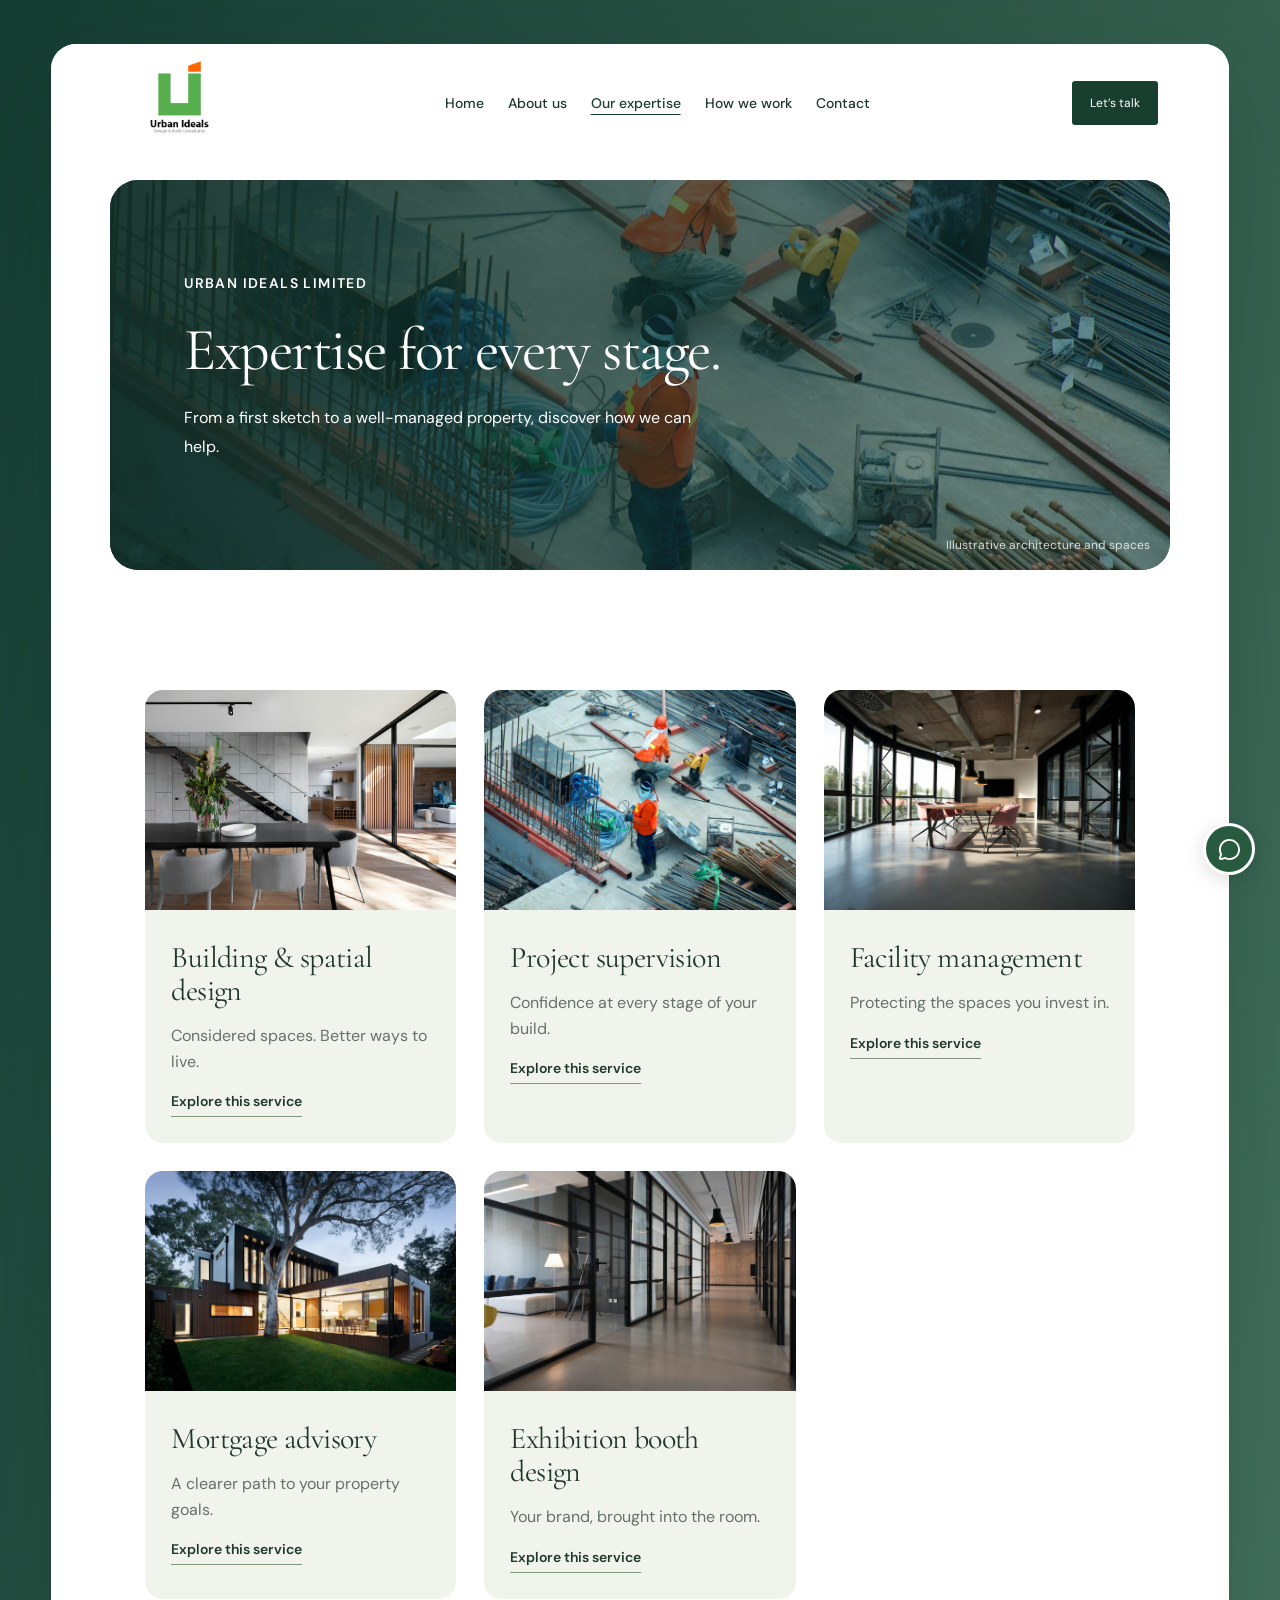
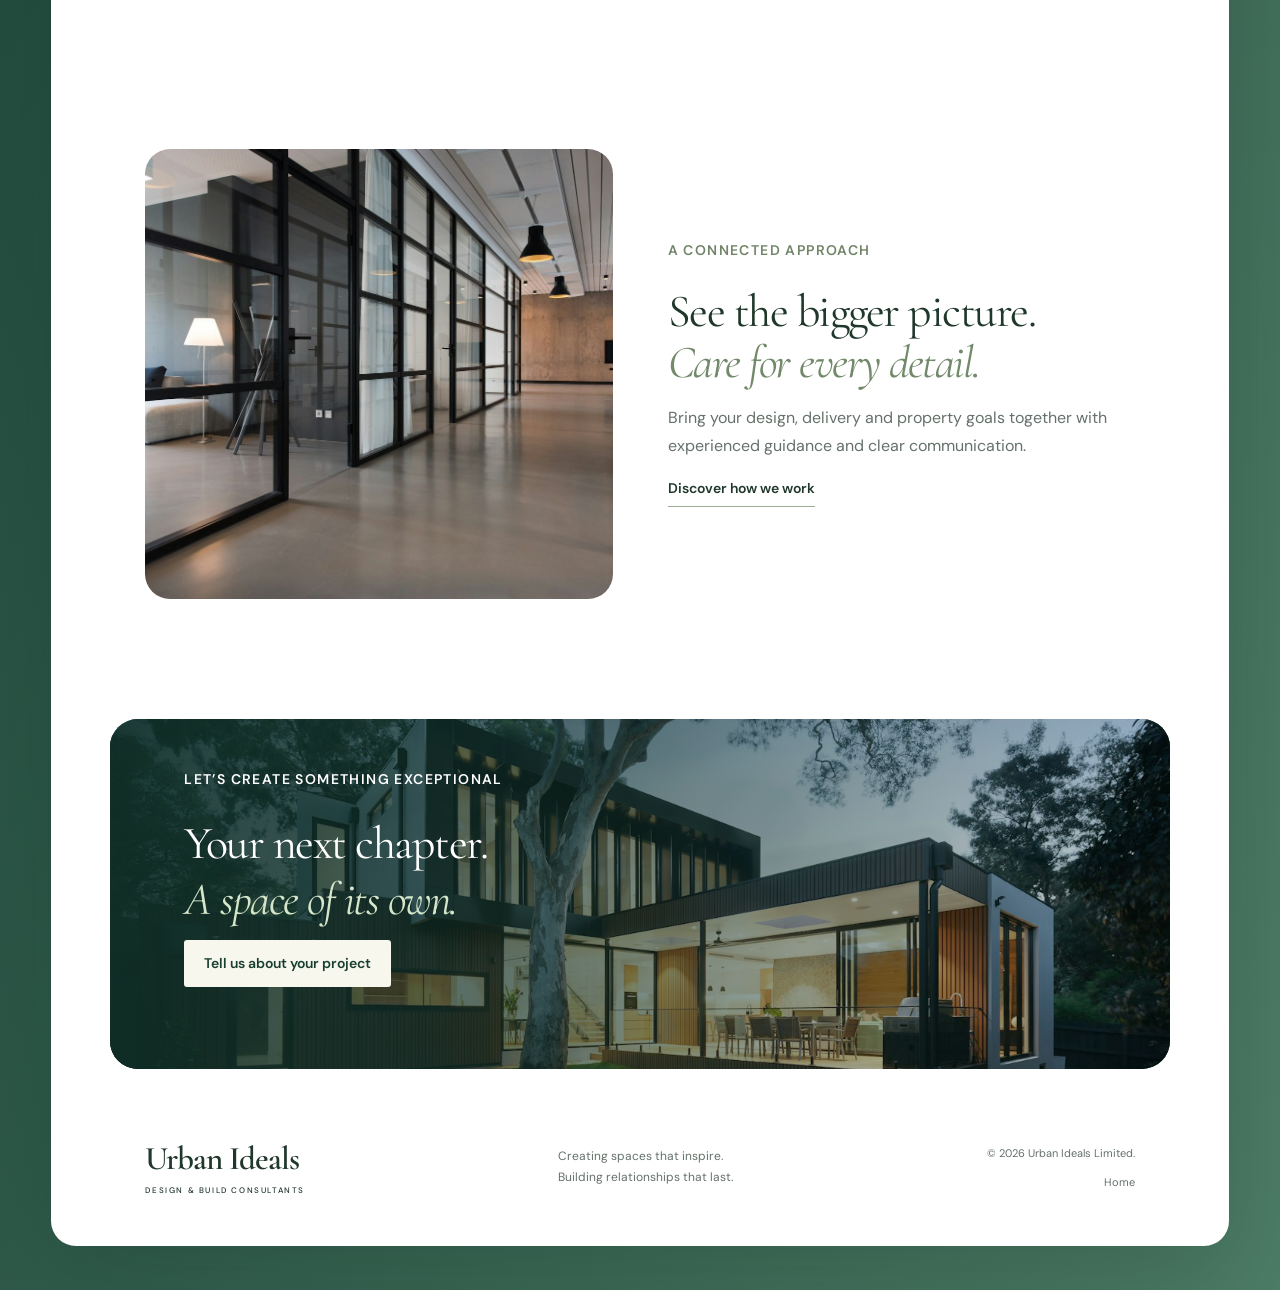
<file: services.html>
<!doctype html><html lang="en"><head><meta charset="UTF-8"><meta name="viewport" content="width=device-width,initial-scale=1"><meta name="description" content="Urban Ideals: design, building, property consultancy and exhibition booth design in Nigeria."><title>Our services | Urban Ideals</title><link rel="icon" href="images/favicon.svg"><link rel="stylesheet" href="assets/style.css"><script src="assets/site.js" defer></script></head><body><link rel="preload" as="image" href="images/urban-ideals-logo.png"/><link rel="preload" as="image" href="images/construction.jpg"/><div class="site-shell"><header><a class="brand" href="index.html" aria-label="Urban Ideals home"><img src="images/urban-ideals-logo.png" alt="Urban Ideals Design &amp; Build Consultants"/></a><nav id="main-nav" aria-label="Main navigation" class=""><a href="index.html">Home</a><a href="about.html">About us</a><a href="services.html">Our expertise</a><a href="about.html#approach">How we work</a><a href="contact.html">Contact</a></nav><a class="nav-cta" href="https://wa.me/2349055554617" target="_blank" rel="noopener noreferrer">Let’s talk </a><button class="menu" aria-label="Open menu" aria-expanded="false" aria-controls="main-nav"><svg xmlns="http://www.w3.org/2000/svg" width="24" height="24" viewBox="0 0 24 24" fill="none" stroke="currentColor" stroke-width="2" stroke-linecap="round" stroke-linejoin="round" class="lucide lucide-menu" aria-hidden="true"><path d="M4 5h16"></path><path d="M4 12h16"></path><path d="M4 19h16"></path></svg></button></header><main><section class="page-hero"><img src="images/construction.jpg" alt="Architectural inspiration"/><div><div class="eyebrow">URBAN IDEALS LIMITED</div><h1>Expertise for every stage.</h1><p>From a first sketch to a well-managed property, discover how we can help.</p></div><span class="photo-note">Illustrative architecture and spaces</span></section><section class="section"><div class="visual-services"><a class="service-card" href="building-spatial-design.html"><img src="images/architecture.jpg" alt="Building &amp; spatial design inspiration" loading="lazy"/><div><h3>Building &amp; spatial design</h3><p>Considered spaces. Better ways to live.</p><span>Explore this service</span></div></a><a class="service-card" href="project-supervision.html"><img src="images/construction.jpg" alt="Project supervision inspiration" loading="lazy"/><div><h3>Project supervision</h3><p>Confidence at every stage of your build.</p><span>Explore this service</span></div></a><a class="service-card" href="facility-management.html"><img src="images/commercial.jpg" alt="Facility management inspiration" loading="lazy"/><div><h3>Facility management</h3><p>Protecting the spaces you invest in.</p><span>Explore this service</span></div></a><a class="service-card" href="mortgage-advisory.html"><img src="images/house.jpg" alt="Mortgage advisory inspiration" loading="lazy"/><div><h3>Mortgage advisory</h3><p>A clearer path to your property goals.</p><span>Explore this service</span></div></a><a class="service-card" href="exhibition-booth-design.html"><img src="images/workspace.jpg" alt="Flexible commercial space" loading="lazy"/><div><h3>Exhibition booth design</h3><p>Your brand, brought into the room.</p><span>Explore this service</span></div></a></div></section><section class="section image-story"><img src="images/workspace.jpg" alt="Open commercial interior" loading="lazy"/><div><div class="eyebrow dark">A CONNECTED APPROACH</div><h2>See the bigger picture.<br/><em>Care for every detail.</em></h2><p>Bring your design, delivery and property goals together with experienced guidance and clear communication.</p><a class="inline-link" href="about.html#approach">Discover how we work</a></div></section><section class="project-cta"><img src="images/house.jpg" alt="Contemporary residential architecture" loading="lazy"/><div><div class="eyebrow">LET’S CREATE SOMETHING EXCEPTIONAL</div><h2>Your next chapter.<br/><em>A space of its own.</em></h2><a class="button light" href="contact.html">Tell us about your project</a></div></section></main><footer><a class="footer-brand" href="index.html">Urban Ideals<span>DESIGN &amp; BUILD CONSULTANTS</span></a><p>Creating spaces that inspire.<br/>Building relationships that last.</p><div><span>© 2026 Urban Ideals Limited.</span><a href="index.html">Home</a></div></footer><a class="floating" href="https://wa.me/2349055554617" target="_blank" rel="noreferrer" aria-label="Chat with Urban Ideals on WhatsApp"><svg xmlns="http://www.w3.org/2000/svg" width="23" height="23" viewBox="0 0 24 24" fill="none" stroke="currentColor" stroke-width="2" stroke-linecap="round" stroke-linejoin="round" class="lucide lucide-message-circle" aria-hidden="true"><path d="M2.992 16.342a2 2 0 0 1 .094 1.167l-1.065 3.29a1 1 0 0 0 1.236 1.168l3.413-.998a2 2 0 0 1 1.099.092 10 10 0 1 0-4.777-4.719"></path></svg></a></div></body></html>
</file>
<file: assets/style.css>
@import url('https://fonts.googleapis.com/css2?family=Cormorant+Garamond:ital,wght@0,400;0,500;0,600;1,400;1,500&display=swap');
@import url('https://fonts.googleapis.com/css2?family=DM+Sans:wght@400;450;500;550;600;650;700&family=Manrope:wght@400;500;600;650;700;800&display=swap');
:root{--green:#183e30;--lime:#57ad46;--orange:#ff6908;--ink:#20372b;--muted:#65716a;--cream:#f5f5ef}*{box-sizing:border-box}html{scroll-behavior:smooth;scroll-padding-top:100px}body{margin:0;color:var(--ink);font-family:'DM Sans',Arial,sans-serif;font-size:16px;background:#fff}a{color:inherit;text-decoration:none}button,input,textarea,select{font:inherit}button,a,input,select,textarea{-webkit-tap-highlight-color:transparent}button,a{touch-action:manipulation}button{cursor:pointer}a:focus-visible,button:focus-visible{outline:3px solid var(--orange);outline-offset:5px}header{height:100px;padding:12px 5.3%;display:flex;align-items:center;justify-content:space-between;background:white;position:relative;z-index:10}.brand img{width:133px;height:78px;object-fit:contain}nav{display:flex;gap:36px;font-size:14px;font-weight:500}nav a:hover{color:#4b933b}.nav-cta{padding:14px 22px;border:1px solid #d1d7d0;display:flex;align-items:center;gap:28px;font-size:14px}.menu{display:none}.hero{display:grid;grid-template-columns:1fr 1fr;min-height:655px}.hero-copy{background:var(--green);color:#fff;padding:53px 10.6% 26px;position:relative}.eyebrow{font-size:11px;font-weight:600;letter-spacing:2px;display:flex;align-items:center;gap:10px}.eyebrow>span{width:6px;height:6px;background:#8fbd73;border-radius:50%}.hero .eyebrow{color:#bfd0b8}h1,h2,h3{font-family:'Manrope',Arial,sans-serif;letter-spacing:-2px;margin:0;font-weight:500}h1{font-size:clamp(45px,4.5vw,69px);line-height:1.08;margin:27px 0 23px}em{font-style:normal;color:#9dbe8c}.hero-copy>p{color:#d1dbd0;line-height:1.8;font-size:14px;margin-bottom:29px}.button{display:inline-flex;gap:24px;justify-content:space-between;align-items:center;border:0;padding:18px 23px;font-size:13px;font-weight:600;transition:transform .2s,box-shadow .2s}.button:hover{transform:translateY(-2px);box-shadow:0 6px 20px #0002}.orange{background:var(--orange);color:white}.text-link{display:flex;width:fit-content;align-items:center;gap:17px;font-size:13px;margin-top:21px}.hero-bottom{display:flex;justify-content:space-between;margin-top:47px;padding-top:22px;border-top:1px solid #ffffff25;font-size:10px;letter-spacing:1.7px;color:#c2cdbf}.dot{color:#8fbd73;margin-left:8px}.hero-photo{position:relative;overflow:hidden;background:#e0e2d7}.hero-photo>img{width:100%;height:100%;position:absolute;object-fit:cover;object-position:57% center}.hero-photo:after{content:'';position:absolute;inset:55% 0 0;background:linear-gradient(transparent,#0006)}.image-caption{position:absolute;bottom:54px;left:45px;z-index:1;color:white;display:grid;gap:12px}.image-caption span:first-child{font-size:10px;letter-spacing:2px}.image-caption span:last-child{font-size:25px;letter-spacing:-.5px}.photo-note{position:absolute;bottom:17px;right:20px;color:white;font-size:9px;z-index:1}.service-strip{display:flex;justify-content:space-between;align-items:center;padding:26px 5.3%;background:#f0f1e9;font-size:12px;gap:15px}.service-strip i{font-style:normal;color:#6d8d60;font-size:20px}.section{padding:94px 7%}.dark{color:#708467}.about{display:grid;grid-template-columns:1fr 1fr;gap:9%;padding-top:105px;padding-bottom:105px}h2{font-size:clamp(33px,3.3vw,48px);line-height:1.22;margin-top:25px}h2 em{color:#72896a}.about-copy{padding-top:36px}.lead{font-size:23px!important;line-height:1.5!important;color:var(--ink)!important}.about-copy p{font-size:15px;line-height:1.9;color:var(--muted);margin-top:0;margin-bottom:20px}.values{display:flex;gap:22px;border-top:1px solid #dde1d7;padding-top:23px;font-size:12px}.values span{display:flex;align-items:center;gap:7px}.expertise{background:var(--cream)}.section-heading{display:flex;justify-content:space-between;align-items:flex-end;gap:25px;margin-bottom:50px}.section-heading>p{color:var(--muted);font-size:14px;line-height:1.8;margin-bottom:6px}.service-layout{display:grid;grid-template-columns:1fr 1fr;gap:60px}.service-tabs{display:flex;flex-direction:column}.service-tabs button{text-align:left;border:0;border-bottom:1px solid #d6dcd0;background:none;display:flex;gap:21px;align-items:center;padding:26px 16px;color:var(--ink);font-size:18px}.service-tabs button svg{margin-left:auto;flex-shrink:0}.service-tabs .number{font-size:11px;color:#71816c}.service-tabs button.selected{background:var(--green);color:white}.service-tabs button.selected .number{color:#bed2b6}.service-detail{padding:12px 0 0}.service-detail>svg{color:#64865a;margin-bottom:27px}.service-detail>.eyebrow{font-size:10px}.service-detail h3{font-size:27px;letter-spacing:-.7px;line-height:1.4;margin:15px 0}.service-detail p{font-size:14px;line-height:1.85;color:var(--muted)}ul{list-style:none;padding:0;margin:22px 0}li{display:flex;align-items:center;gap:9px;font-size:13px;margin:13px 0}li svg{color:#729868}.inline-link{display:inline-flex;gap:28px;font-size:13px;font-weight:600;border-bottom:1px solid #9bac92;padding-bottom:9px}.statement{background:var(--green);text-align:center;color:white;padding:80px 7%}.statement .eyebrow{justify-content:center;color:#b6caaa}.statement h2{font-size:37px;margin:29px 0 23px}.statement h2 em{color:#a2bf91}.statement p{font-size:14px;line-height:1.9;color:#d1dbd0}.sectors{display:flex;justify-content:center;gap:31px;margin-top:35px;font-size:12px;color:#c7d6c1}.steps{display:grid;grid-template-columns:repeat(4,1fr);gap:32px}.step-number{font-size:13px;color:#d67531;display:block;border-top:1px solid #d5dcd1;padding-top:23px}.steps h3{font-size:23px;letter-spacing:-.5px;margin:23px 0 16px}.steps p{font-size:14px;line-height:1.8;color:var(--muted)}.contact{background:#f0f1e9;display:grid;grid-template-columns:1fr 1fr;gap:70px}.contact>div>p{font-size:15px;line-height:1.8;color:var(--muted);margin:23px 0 29px}.contact-phone{font-size:23px;letter-spacing:-.5px;display:flex;gap:15px;align-items:center}.email{font-size:14px;display:block;margin:15px 0}address{font-size:13px;font-style:normal;color:var(--muted);line-height:1.8;margin-top:25px}form{padding-top:8px}label{display:block;font-size:12px;font-weight:600;margin-bottom:22px}.form-row{display:grid;grid-template-columns:1fr 1fr;gap:20px}input,select,textarea{width:100%;border:0;border-bottom:1px solid #bfc8b8;background:transparent;border-radius:0;padding:13px 0;color:var(--ink);font-size:14px;outline-offset:4px;margin-top:4px}textarea{resize:vertical}.green{background:var(--green);color:white;width:100%}.form-note{font-size:11px;line-height:1.65;color:var(--muted);margin-top:15px}footer{padding:44px 7%;display:flex;justify-content:space-between;align-items:center;gap:30px}.footer-brand{font-size:29px;font-weight:700;letter-spacing:-1px}.footer-brand span{font-size:8px;letter-spacing:1.6px;display:block;margin-top:7px;font-weight:500}footer p{font-size:12px;line-height:1.8;color:var(--muted)}footer>div{display:grid;gap:15px;font-size:11px;color:var(--muted);text-align:right}.floating{position:fixed;bottom:25px;right:25px;z-index:20;display:grid;place-items:center;width:52px;height:52px;border-radius:50%;background:#397f3a;color:#fff;box-shadow:0 5px 20px #0002;border:3px solid #fff}
@media(min-width:1600px){body{max-width:1800px;margin:auto}.hero{min-height:740px}}@media(max-width:1000px){header{padding:10px 4%}nav{gap:20px}.hero-copy{padding:45px 8% 25px}.hero{min-height:620px}h1{font-size:52px}.button{font-size:12px;padding:17px}.service-strip{font-size:10px}.section{padding:70px 6%}.service-layout{gap:30px}.service-tabs button{font-size:16px;padding:24px 12px}.contact{gap:35px}.values{gap:12px}.sectors{gap:20px}}@media(max-width:700px){header{height:84px;padding:7px 6%}.brand img{width:110px;height:70px}.nav-cta{margin-left:auto;margin-right:18px;padding:10px 14px;gap:12px;font-size:12px}.menu{display:flex;background:none;border:0;color:var(--ink);padding:5px}nav{display:none;position:absolute;left:0;right:0;top:84px;background:#fff;padding:25px 6%;box-shadow:0 10px 15px #0001}nav.open{display:flex;flex-direction:column;gap:25px}.hero{grid-template-columns:1fr}.hero-copy{padding:42px 7% 25px}h1{font-size:55px;letter-spacing:-2.5px}.hero-copy>p{font-size:14px}.hero-bottom{margin-top:35px}.hero-photo{height:390px}.hero-photo img{object-position:center 60%}.image-caption{left:27px;bottom:44px}.service-strip{justify-content:center;flex-wrap:wrap;gap:12px 18px;padding:24px;font-size:11px}.service-strip i{font-size:14px}.section{padding:62px 7%}.about{grid-template-columns:1fr;gap:12px}.about-copy{padding-top:20px}h2{font-size:37px;letter-spacing:-1.5px}.section-heading{display:block;margin-bottom:30px}.section-heading>p{margin-top:24px}.service-layout{grid-template-columns:1fr;gap:30px}.service-tabs button{padding:21px 15px;font-size:16px}.service-detail{padding:20px 5px}.service-detail h3{font-size:27px}.statement{padding:60px 7%}.statement h2{font-size:30px;letter-spacing:-1px}.statement .eyebrow{font-size:9px;line-height:1.8}.statement br{display:none}.sectors{flex-wrap:wrap;gap:18px}.steps{grid-template-columns:1fr 1fr;gap:25px}.steps h3{font-size:22px}.steps p{font-size:13px}.contact{grid-template-columns:1fr;gap:35px}.form-row{grid-template-columns:1fr;gap:0}.contact-phone{font-size:24px}footer{padding:38px 7% 80px;flex-wrap:wrap}footer>div{text-align:left;flex-basis:100%;display:flex;justify-content:space-between}.values{justify-content:space-between;gap:5px}.floating{right:18px;bottom:18px}.desktop{display:none}}@media(prefers-reduced-motion:reduce){html{scroll-behavior:auto}.button{transition:none}}

/* Editorial architectural layout */
html{background:#153c32}body{max-width:none;background:linear-gradient(110deg,#153c32,#4e7d66);padding:44px 4%;font-size:16px}.site-shell{max-width:1440px;margin:0 auto;background:white;border-radius:25px;overflow:hidden;box-shadow:0 35px 100px #09281e33}header{height:118px;padding:16px 6%}.brand img{width:120px;height:86px}nav{gap:34px;font-size:13px}.nav-cta{background:var(--green);color:white;border:0;border-radius:3px;font-size:12px;padding:13px 18px;gap:18px}h1,h2,h3{font-family:'Cormorant Garamond',Georgia,serif;font-weight:400;letter-spacing:-1.5px}em{font-style:italic}.hero{margin:20px 5% 0;min-height:440px;display:block;position:relative;border-radius:32px;overflow:hidden;background:var(--green)}.hero-copy{position:relative;z-index:2;background:linear-gradient(90deg,#183e30 0%,#183e30f5 37%,#183e3099 55%,transparent 75%);padding:55px 5.7% 42px;min-height:440px;pointer-events:none}.hero-copy a{pointer-events:auto}.hero-copy .eyebrow{font-size:9px;letter-spacing:1.6px}h1{font-size:clamp(42px,4.5vw,67px);line-height:.99;margin:25px 0 22px;max-width:620px}.hero-copy>p{font-size:12px;line-height:1.75;max-width:430px;margin-bottom:23px}.hero-copy>p br{display:none}.hero .button{font-size:11px;padding:13px 17px;gap:22px;border-radius:3px}.hero .text-link,.hero-bottom,.image-caption{display:none}.hero-photo{position:absolute;inset:0;width:100%;height:100%;background:none}.hero-photo>img{object-fit:cover;object-position:70% 50%;width:76%;left:24%}.hero-photo:after{display:none}.photo-note{font-size:8px;opacity:.8}.dream-section{position:relative;min-height:550px;display:grid;grid-template-columns:23% 54% 23%;align-items:center;padding:65px 0 75px}.dream-copy{text-align:center;padding:40px 9% 10px}.dream-copy .eyebrow{justify-content:center;font-size:9px;letter-spacing:1.4px;color:#667f60}.dream-copy h2{font-size:41px;line-height:1.08;margin:22px -15px}.dream-copy h2 em{color:inherit}.dream-copy p{font-size:13px;line-height:1.8;color:#677067;max-width:410px;margin:15px auto}.dream-copy .button{width:auto;display:inline-flex;font-size:11px;padding:13px 22px;border-radius:3px;margin-top:12px;gap:22px}.dream-values{font-size:9px;letter-spacing:.1px;color:#77846f;line-height:1.7;margin:22px 0 0}.dream-image{margin:0;height:280px;position:relative;overflow:hidden}.dream-image img{width:100%;height:100%;object-fit:cover}.dream-image.left{border-radius:0 42px 42px 0;align-self:start;margin-top:0}.dream-image.right{border-radius:42px 0 0 42px;align-self:end;margin-top:105px}.dream-image.right img{object-position:65% center}.dream-image figcaption{position:absolute;bottom:12px;left:15px;color:white;font-size:8px;text-shadow:0 1px 5px black}.feature-banner{margin:0 10% 75px;height:420px;border-radius:30px;overflow:hidden;position:relative;color:white;background:var(--green)}.feature-banner>img{position:absolute;inset:0;width:100%;height:100%;object-fit:cover}.feature-banner:after{content:'';position:absolute;inset:0;background:linear-gradient(90deg,#081711d9,#08171166 60%,#08171108)}.feature-banner>div{position:relative;z-index:1;padding:66px 8%;max-width:590px}.feature-banner h2{font-size:44px;margin:20px 0 16px;line-height:1.05}.feature-banner h2 em{color:#fff}.feature-banner .eyebrow{font-size:9px;letter-spacing:1.3px;color:#d1ddcb}.feature-banner p{font-size:13px;line-height:1.8;max-width:350px;color:#e1e4dc}.light{background:#f8f7ee;color:var(--green);font-size:11px;padding:13px 20px;border-radius:3px;margin-top:13px}.section{padding:75px 8%}.section h2{font-size:46px;line-height:1.1}.section-heading>p{font-size:13px}.eyebrow{font-size:10px}.expertise{background:#f6f6f0}.service-tabs button{font-size:16px}.service-tabs button.selected{border-radius:7px}.service-detail h3{font-size:32px}.statement{margin:70px 8% 0;border-radius:28px;padding:60px 6%;background:#edf1e8;color:var(--green)}.statement .eyebrow{color:#6c8062;font-size:9px}.statement h2{font-size:39px;line-height:1.16}.statement h2 em{color:#718565}.statement p,.sectors{color:#65715e}.steps h3{font-size:30px}.step-number{color:#d67531}.contact{margin:0 5%;border-radius:28px;padding:64px 5.5%;background:#f0f2e9}.contact h2{font-size:46px}.contact .button{border-radius:4px}footer{padding:45px 8%}.footer-brand{font-family:'Cormorant Garamond',Georgia,serif;font-size:33px;font-weight:600}.footer-brand span{font-family:'DM Sans',Arial,sans-serif}.floating{background:#275a3f}
@media(min-width:1600px){.hero,.hero-copy{min-height:510px}.hero-copy{padding-top:70px}.dream-section{min-height:620px}.dream-image{height:340px}.dream-copy h2{font-size:48px}.feature-banner{height:470px}}
@media(max-width:1000px){body{padding:22px 2.5%}header{padding:12px 5%;height:100px}nav{gap:18px}.hero,.hero-copy{min-height:420px}.hero-copy{padding:48px 6%}.hero h1{font-size:52px;max-width:470px}.hero-copy>p{max-width:340px}.dream-copy{padding:20px 7%}.dream-copy h2{font-size:35px}.dream-image{height:260px}.dream-section{min-height:510px}.feature-banner{margin:0 7% 60px;height:400px}.section h2{font-size:40px}.feature-banner h2{font-size:42px}}
@media(max-width:700px){html{background:white}body{padding:0;background:white}.site-shell{border-radius:0;box-shadow:none}header{height:90px;padding:7px 5%}.brand img{width:100px;height:75px}.nav-cta{padding:11px 14px;margin-right:12px}nav{top:90px}.hero{margin:14px 5% 0;border-radius:24px;min-height:590px}.hero-copy{min-height:590px;padding:35px 7%;background:linear-gradient(180deg,#183e30 0%,#183e30ee 40%,#183e3066 62%,transparent 78%)}.hero h1{font-size:48px;line-height:1.03;max-width:100%;margin:22px 0 18px}.hero h1 br{display:none}.hero-copy>p{font-size:12px;max-width:290px}.hero-photo>img{left:0;top:37%;height:63%;width:100%;object-position:60% 50%}.hero-photo{height:100%}.dream-section{grid-template-columns:1fr 1fr;padding:48px 0;min-height:0;gap:20px}.dream-copy{grid-column:1/-1;grid-row:1;padding:10px 8% 20px}.dream-copy h2{font-size:39px;margin:20px 0}.dream-copy p{font-size:14px}.dream-image{height:215px}.dream-image.left{grid-column:1;grid-row:2;margin:0;border-radius:0 28px 28px 0}.dream-image.right{grid-column:2;grid-row:2;margin:35px 0 0;border-radius:28px 0 0 28px;align-self:start}.dream-values{font-size:10px}.feature-banner{margin:0 5% 50px;height:430px;border-radius:24px}.feature-banner>div{padding:45px 8%}.feature-banner h2{font-size:41px}.feature-banner:after{background:#08171199}.feature-banner .eyebrow{font-size:8px}.section{padding:55px 7%}.section h2{font-size:40px}.statement{margin:50px 5% 0;padding:45px 7%;border-radius:24px}.statement h2{font-size:34px}.statement .eyebrow{font-size:8px}.contact{margin:0 5%;padding:40px 7%;border-radius:24px}.contact h2{font-size:40px}.contact-phone{font-size:21px}.email{font-size:12px;overflow-wrap:anywhere}.contact .button{font-size:11px;padding:15px}.contact .button svg{flex-shrink:0}footer{padding:40px 7% 85px}.steps h3{font-size:28px}}

/* White enquiry panel and progressive scroll entrances. */
.contact form{background:#fff;padding:30px;border-radius:18px;box-shadow:0 8px 28px rgba(24,62,48,.06);align-self:start;min-width:0}
@keyframes section-fly-in{from{opacity:0;transform:translate3d(0,38px,0)}to{opacity:1;transform:translate3d(0,0,0)}}
@media(prefers-reduced-motion:no-preference){.section-entered{animation:section-fly-in .75s cubic-bezier(.22,1,.36,1) both}}
@media(max-width:700px){.contact form{padding:24px 18px;border-radius:14px}}
@media(prefers-reduced-motion:reduce){.section-entered{animation:none!important;transform:none!important;opacity:1!important}}
/* Multipage image-led layouts */
.page-hero{margin:18px 5% 45px;min-height:390px;border-radius:28px;position:relative;overflow:hidden;color:white;background:var(--green);display:flex;align-items:center}.page-hero>img{position:absolute;width:100%;height:100%;inset:0;object-fit:cover}.page-hero:after{content:'';position:absolute;inset:0;background:linear-gradient(90deg,#102f27ed,#102f2777)}.page-hero>div{position:relative;z-index:1;padding:55px 7%;max-width:790px}.page-hero h1{font-size:60px;line-height:1.05}.page-hero p{font-size:16px;line-height:1.8;max-width:520px}.visual-services{display:grid;grid-template-columns:repeat(3,1fr);gap:28px}.service-card{border-radius:18px;overflow:hidden;background:#f1f4ed;display:block}.service-card>img{width:100%;height:220px;object-fit:cover;transition:transform .4s}.service-card:hover>img{transform:scale(1.03)}.service-card>div{padding:26px}.service-card h3{font-size:30px;letter-spacing:-.6px;line-height:1.1}.service-card p{font-size:16px;color:var(--muted);line-height:1.6}.service-card span{font-size:14px;font-weight:600;border-bottom:1px solid #82977a;padding-bottom:6px;display:inline-block}.image-story{display:grid;grid-template-columns:1fr 1fr;gap:55px;align-items:center}.image-story>img{width:100%;height:450px;object-fit:cover;border-radius:25px}.image-story p,.next-steps p{font-size:16px;line-height:1.8;color:var(--muted)}.image-story li{font-size:16px;line-height:1.6}.image-story li svg{flex-shrink:0}.service-enquire{width:auto;margin-top:16px}.photo-pair{display:grid;grid-template-columns:1fr 1fr;gap:25px;padding:60px 8%}.photo-pair img{width:100%;height:320px;object-fit:cover;border-radius:24px}.project-cta{margin:45px 5% 20px;border-radius:28px;overflow:hidden;position:relative;min-height:350px;background:var(--green);color:white}.project-cta>img{position:absolute;inset:0;width:100%;height:100%;object-fit:cover}.project-cta:after{content:'';position:absolute;inset:0;background:linear-gradient(90deg,#102f27ee,#102f2733)}.project-cta>div{position:relative;z-index:1;padding:50px 7%}.project-cta h2{font-size:46px}.project-cta em{color:#d4e5c9}.contact-image{width:100%;height:190px;object-fit:cover;border-radius:16px;margin-top:24px}.next-steps{display:grid;grid-template-columns:repeat(3,1fr);gap:32px;margin-top:35px}.next-steps h3{font-size:30px}.eyebrow{font-size:14px!important;letter-spacing:1.4px!important}nav,.button,.inline-link,label{font-size:14px!important}.photo-note{font-size:12px}.dream-copy p,.hero-copy>p,.feature-banner p,.steps p,.statement p,.contact>div>p{font-size:16px}.form-note{font-size:13px}.dream-values{font-size:13px}.hero-copy{min-height:490px}.hero{min-height:490px}
@media(max-width:1000px){.visual-services{grid-template-columns:repeat(2,1fr)}.image-story{gap:30px}.page-hero h1{font-size:50px}nav{gap:18px}.page-hero{min-height:350px}}
@media(max-width:700px){.visual-services,.image-story,.photo-pair,.next-steps{grid-template-columns:1fr}.page-hero{margin:14px 5% 20px;min-height:350px}.page-hero>div{padding:35px 8%}.page-hero h1{font-size:42px}.page-hero p{font-size:16px}.image-story>img{height:300px}.service-card>img{height:240px}.photo-pair{padding:35px 7%;gap:18px}.photo-pair img{height:250px}.project-cta h2{font-size:38px}.hero,.hero-copy{min-height:650px}.hero .eyebrow{font-size:12px!important}.hero h1{font-size:44px}.hero .button{max-width:100%;text-align:left}.image-story h2{margin-top:16px}}
@media(prefers-reduced-motion:reduce){.service-card>img{transition:none}}
/* Shared navigation and small-screen refinements across every route. */
header{gap:20px}nav{gap:24px}nav a[aria-current=page]{color:var(--green);text-decoration:underline;text-underline-offset:6px}.brand,.nav-cta{flex-shrink:0}.nav-cta{min-height:44px;justify-content:center}main,section,.image-story>div,.contact>div{min-width:0}img{max-width:100%}input,select,textarea{font-size:16px}.button{white-space:normal;line-height:1.5}.eyebrow{line-height:1.5}.contact form .button{width:100%}.email{overflow-wrap:anywhere}
@media(max-width:1050px){header{height:90px;padding:7px 5%;gap:12px}.brand img{width:100px;height:75px}.nav-cta{margin-left:auto;margin-right:0;padding:11px 16px}.menu{display:flex;align-items:center;justify-content:center;min-width:44px;min-height:44px;background:none;border:0;color:var(--ink);padding:8px}nav{display:none;position:absolute;left:0;right:0;top:90px;background:white;padding:16px 5%;box-shadow:0 12px 20px #0001}nav.open{display:flex;flex-direction:column;gap:0}nav a{padding:14px 8px;min-height:48px;border-bottom:1px solid #e5ebe4}.contact{gap:30px;grid-template-columns:1fr}.contact-image{height:260px}.form-row{grid-template-columns:1fr 1fr;gap:20px}}
@media(max-width:700px){header{gap:8px}.hero-copy{min-height:670px;padding:32px 7% 260px}.hero{min-height:670px}.hero h1{font-size:clamp(36px,10vw,46px);letter-spacing:-1px}.hero-photo>img{top:auto;bottom:0;height:55%}.hero-copy{background:linear-gradient(180deg,#183e30 0%,#183e30 46%,#183e3099 65%,transparent 85%)}.page-hero{min-height:340px}.page-hero h1{font-size:clamp(35px,9vw,44px);overflow-wrap:normal;hyphens:auto}.page-hero>div{padding:35px 7% 50px}.photo-note{font-size:11px;max-width:85%;text-align:right}.section{padding:45px 7%}.image-story{gap:28px}.image-story>img{height:280px}.image-story h2,.section h2{font-size:clamp(33px,9vw,40px)}.section-heading>p br{display:none}.contact{padding:32px 6%;gap:28px}.contact form{padding:24px 18px}.form-row{grid-template-columns:1fr;gap:0}.contact-phone{font-size:clamp(18px,5.5vw,23px)}.email{font-size:14px}.contact-image{height:210px}.steps{grid-template-columns:1fr;gap:12px}.steps h3{margin:16px 0 10px}.next-steps{gap:20px}.feature-banner{height:auto;min-height:440px}.feature-banner>div{padding:40px 8%}.feature-banner h2{font-size:38px}.project-cta>div{padding:36px 7%}.project-cta .eyebrow{max-width:250px}.project-cta h2{font-size:36px}.dream-copy h2{font-size:36px}.dream-section{padding:35px 0}.dream-image{height:190px}.service-card>div{padding:24px}.service-card h3{font-size:29px}.service-card>img{height:220px}footer{gap:20px}footer>div{flex-direction:column;gap:14px}.floating{width:48px;height:48px}}
@media(max-width:360px){.brand img{width:85px}.nav-cta{padding:10px 12px}.hero-copy{padding-bottom:280px}.hero,.hero-copy{min-height:700px}.eyebrow{letter-spacing:1px!important}.dream-image{height:165px}.contact form{padding:22px 14px}.button{padding:14px 17px}}
</file>
